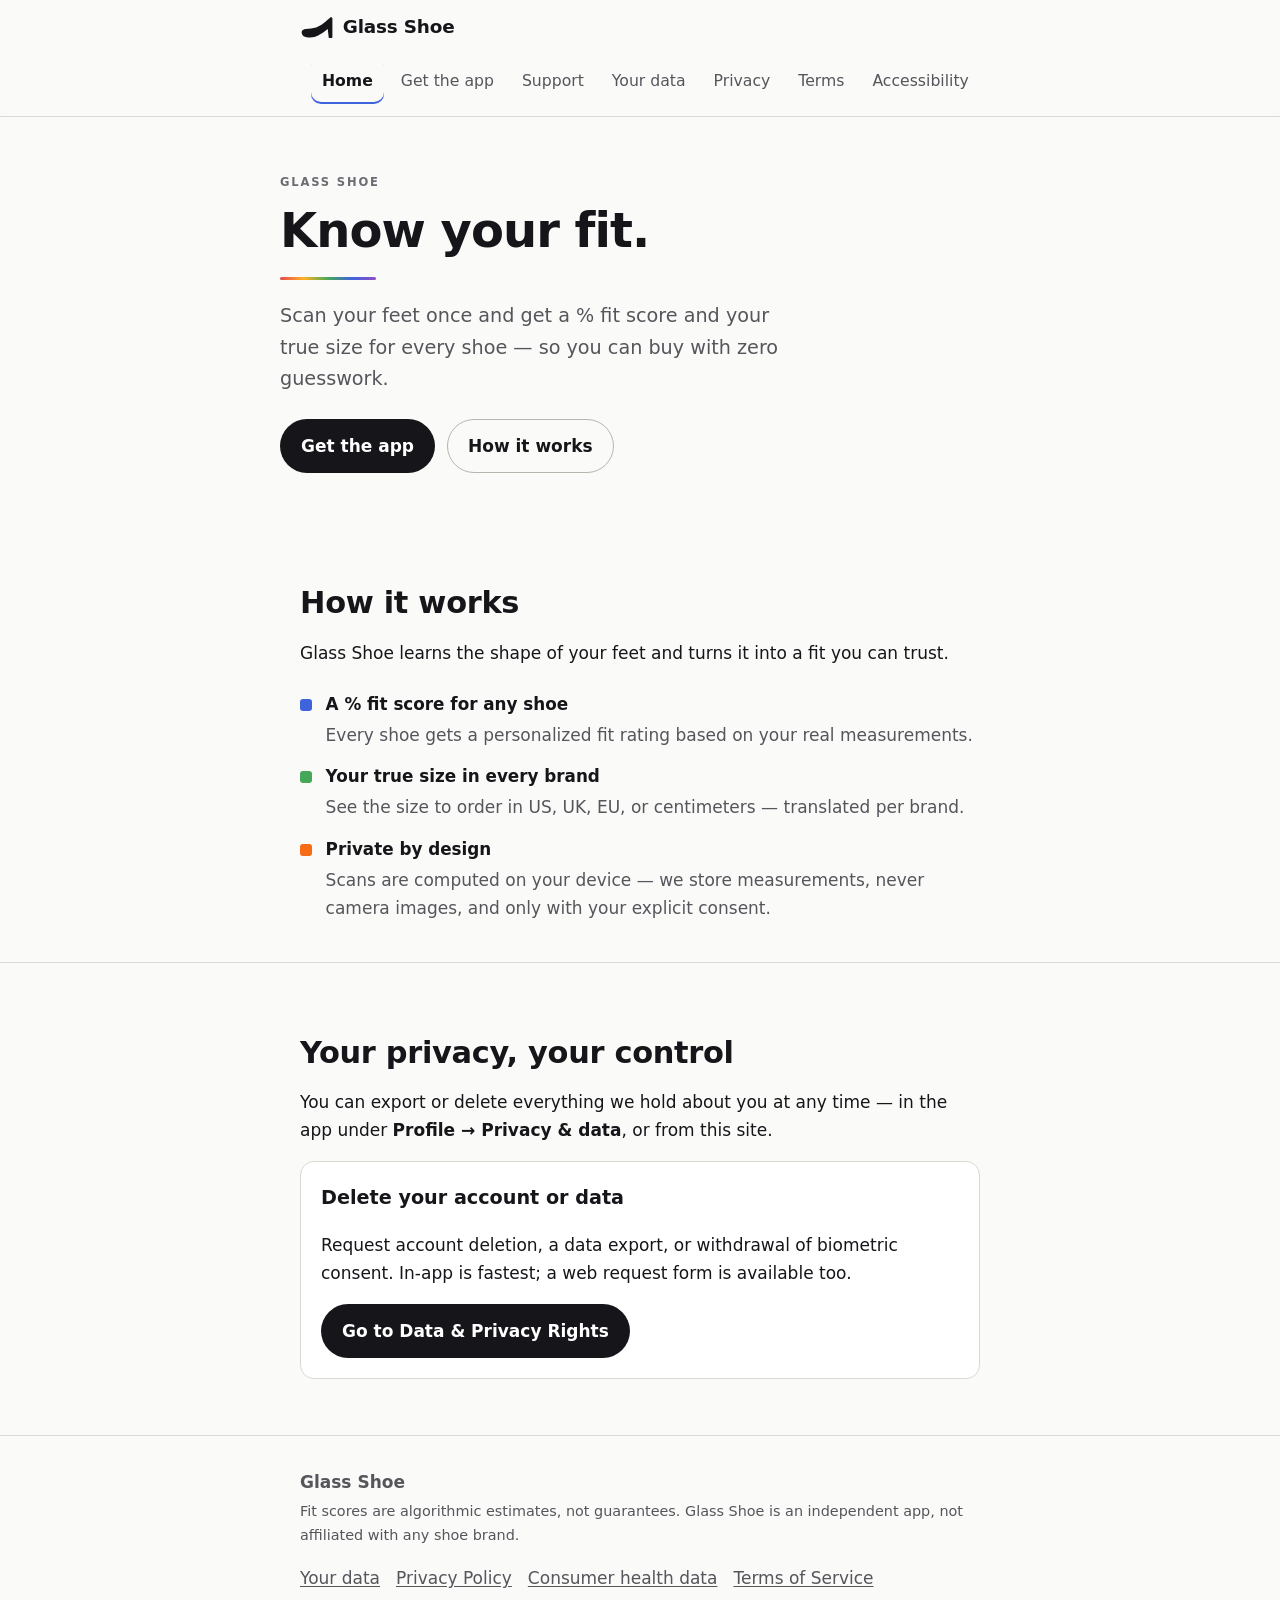
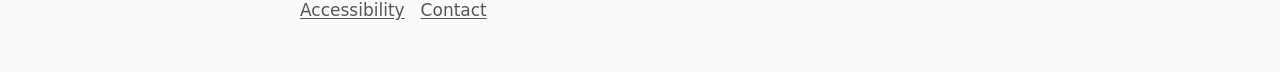
<file: index.html>
<!DOCTYPE html>
<html lang="en">
<head>
  <meta charset="utf-8">
  <meta name="viewport" content="width=device-width, initial-scale=1">
  <title>Glass Shoe — Know your fit for every shoe</title>
  <meta name="description" content="Glass Shoe scans your feet and gives you a % fit score and true size for every shoe. Private by design — your measurements stay yours.">
  <link rel="stylesheet" href="styles.css">
</head>
<body>
  <a class="skip-link" href="#main">Skip to main content</a>

  <header class="site">
    <div class="nav-inner">
      <a class="brand" href="index.html" aria-label="Glass Shoe home">
        <svg class="mark" width="34" height="23" viewBox="2 17 89 62" role="img" aria-hidden="true" focusable="false">
          <path fill="currentColor" d="M5 60 C6 55.5 10 52.5 16 52 C26 51.2 35 50 44 48 C56 45.3 72 30 84 20 C86 20.5 88 22 88 24 L88 74 C88 75.3 87 76 86 76 L79 76 C78.3 76 78 75.3 78 74 L75.5 52 C70 57 52 70 40 73.5 C28 75.8 18 74.5 12 72 C7 70 5 64 5 60 Z"/>
        </svg>
        Glass Shoe
      </a>
      <nav class="primary" aria-label="Primary">
        <ul>
          <li><a href="index.html" aria-current="page">Home</a></li>
          <li><a href="get.html">Get the app</a></li>
          <li><a href="support.html">Support</a></li>
          <li><a href="data-rights.html">Your data</a></li>
          <li><a href="privacy.html">Privacy</a></li>
          <li><a href="terms.html">Terms</a></li>
          <li><a href="accessibility.html">Accessibility</a></li>
        </ul>
      </nav>
    </div>
  </header>

  <main id="main">
    <section class="hero container" aria-labelledby="hero-title">
      <p class="eyebrow">Glass Shoe</p>
      <h1 id="hero-title">Know your fit.</h1>
      <hr class="rule" aria-hidden="true">
      <p class="lead">Scan your feet once and get a % fit score and your true size for every shoe — so you can buy with zero guesswork.</p>
      <div class="btn-row">
        <a class="btn btn-primary" href="get.html">Get the app</a>
        <a class="btn btn-ghost" href="#how">How it works</a>
      </div>
    </section>

    <section class="section" id="how" aria-labelledby="how-title">
      <div class="container">
        <h2 id="how-title">How it works</h2>
        <p class="muted">Glass Shoe learns the shape of your feet and turns it into a fit you can trust.</p>
        <ul class="features">
          <li>
            <span class="dot" style="background: var(--spectrum-5)" aria-hidden="true"></span>
            <div>
              <h3>A % fit score for any shoe</h3>
              <p>Every shoe gets a personalized fit rating based on your real measurements.</p>
            </div>
          </li>
          <li>
            <span class="dot" style="background: var(--spectrum-4)" aria-hidden="true"></span>
            <div>
              <h3>Your true size in every brand</h3>
              <p>See the size to order in US, UK, EU, or centimeters — translated per brand.</p>
            </div>
          </li>
          <li>
            <span class="dot" style="background: var(--spectrum-2)" aria-hidden="true"></span>
            <div>
              <h3>Private by design</h3>
              <p>Scans are computed on your device — we store measurements, never camera images, and only with your explicit consent.</p>
            </div>
          </li>
        </ul>
      </div>
    </section>

    <section class="section" aria-labelledby="privacy-title">
      <div class="container">
        <h2 id="privacy-title">Your privacy, your control</h2>
        <p class="muted">You can export or delete everything we hold about you at any time — in the app under <strong>Profile → Privacy &amp; data</strong>, or from this site.</p>
        <div class="card">
          <h3 style="margin-top:0">Delete your account or data</h3>
          <p class="muted">Request account deletion, a data export, or withdrawal of biometric consent. In-app is fastest; a web request form is available too.</p>
          <div class="btn-row" style="margin-top:1rem">
            <a class="btn btn-primary" href="data-rights.html">Go to Data &amp; Privacy Rights</a>
          </div>
        </div>
      </div>
    </section>
  </main>

  <footer class="site">
    <div class="container foot-inner">
      <div>
        <p style="margin:0 0 0.25rem"><strong>Glass Shoe</strong></p>
        <p class="fineprint" style="margin:0">Fit scores are algorithmic estimates, not guarantees. Glass Shoe is an independent app, not affiliated with any shoe brand.</p>
      </div>
      <nav aria-label="Footer">
        <ul>
          <li><a href="data-rights.html">Your data</a></li>
          <li><a href="privacy.html">Privacy Policy</a></li>
          <li><a href="consumer-health-data.html">Consumer health data</a></li>
          <li><a href="terms.html">Terms of Service</a></li>
          <li><a href="accessibility.html">Accessibility</a></li>
          <li><a href="mailto:turtle91021.gnps@gmail.com">Contact</a></li>
        </ul>
      </nav>
    </div>
  </footer>
</body>
</html>
</file>
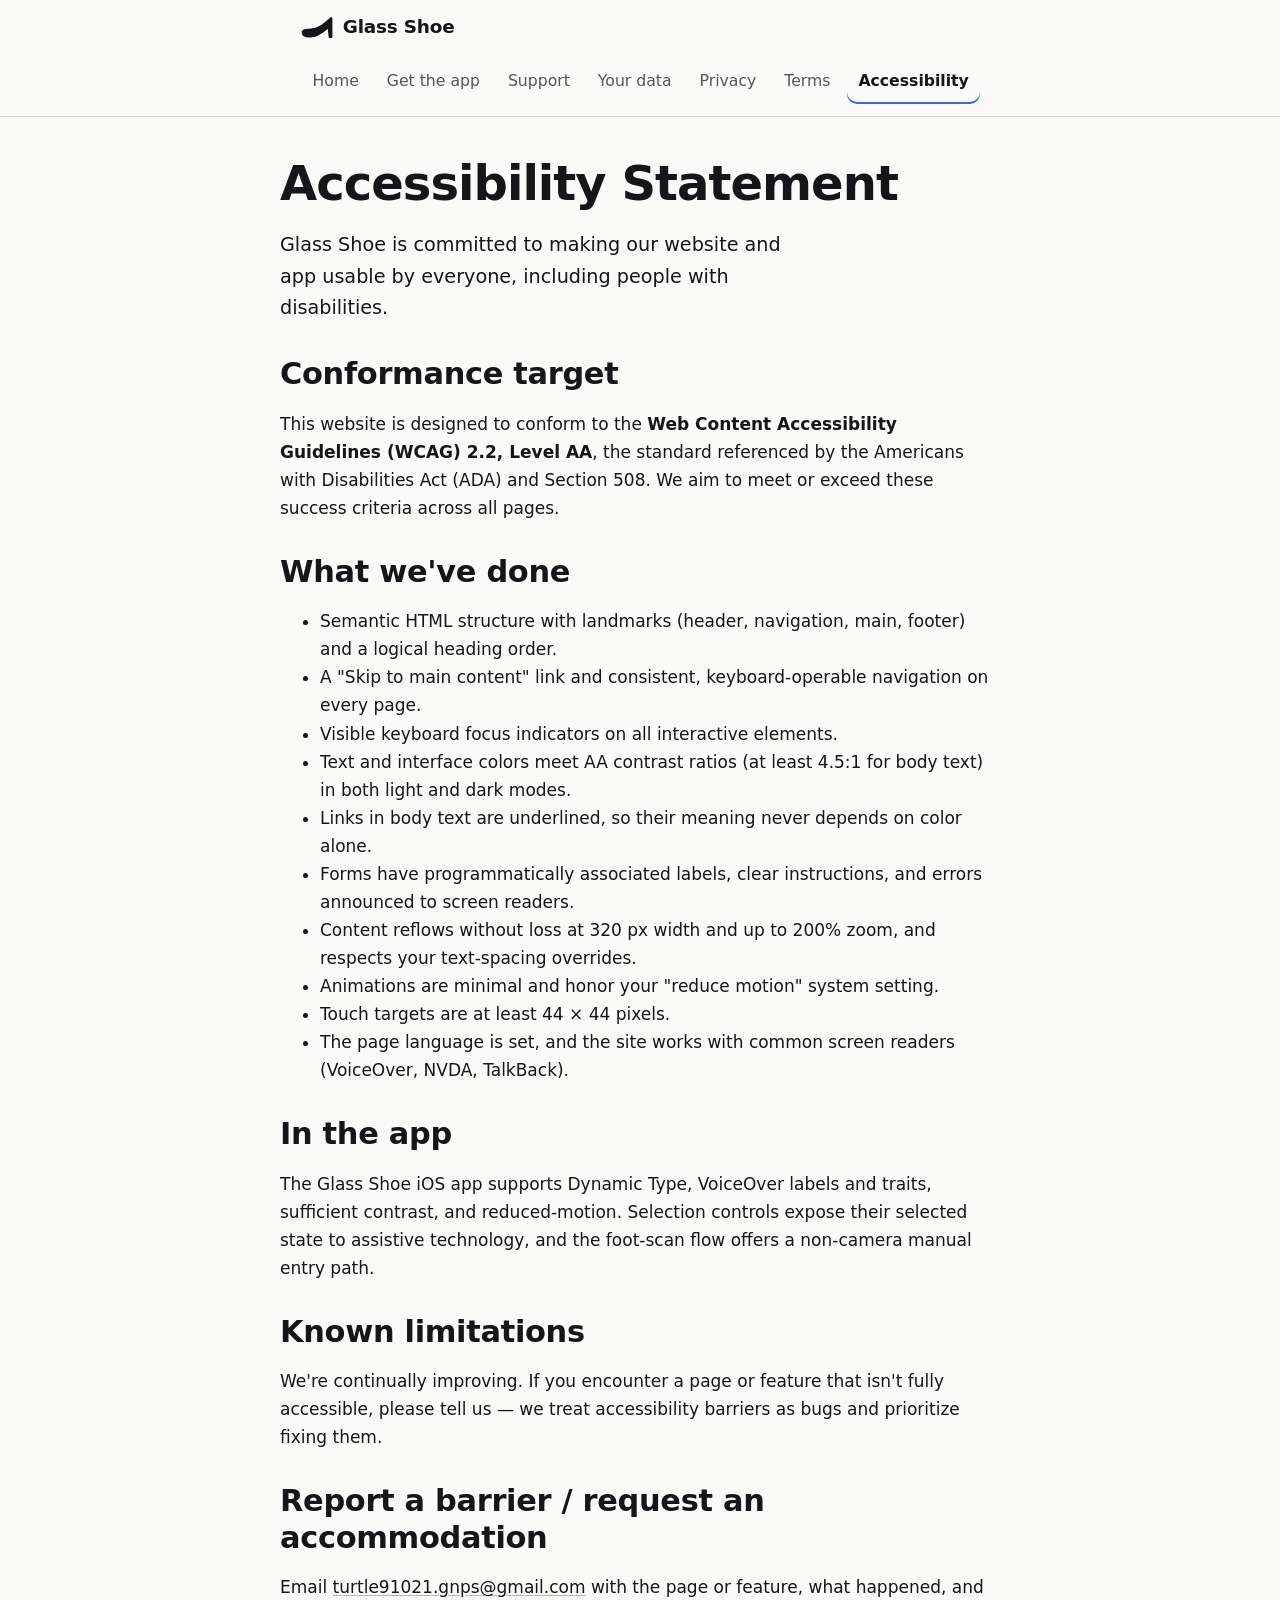
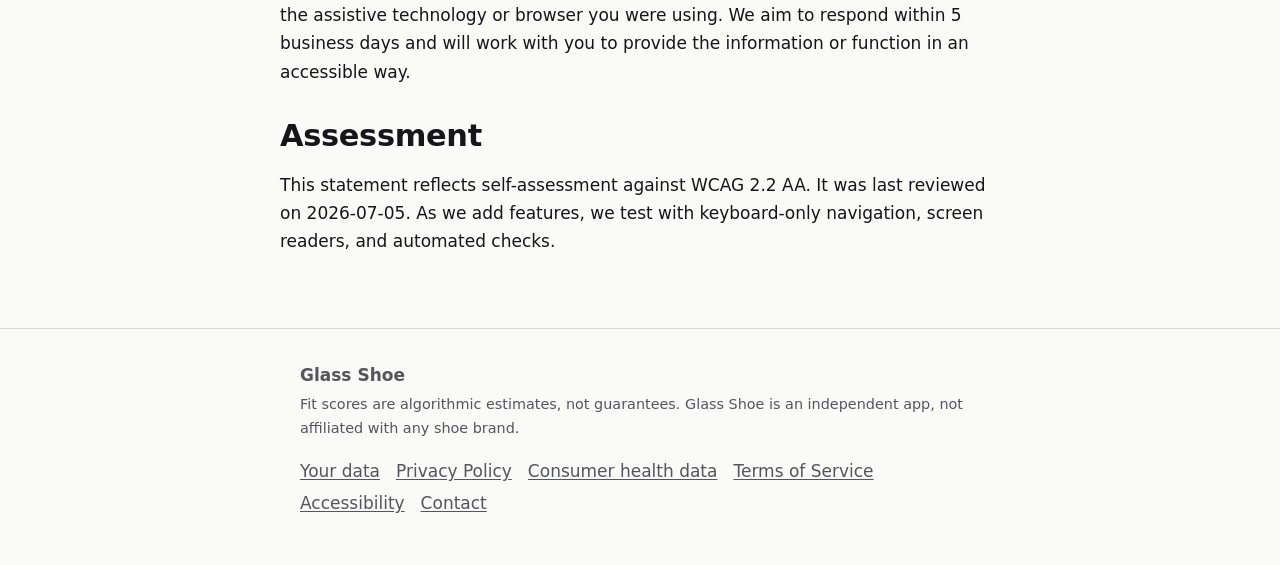
<file: accessibility.html>
<!DOCTYPE html>
<html lang="en">
<head>
  <meta charset="utf-8">
  <meta name="viewport" content="width=device-width, initial-scale=1">
  <title>Accessibility Statement — Glass Shoe</title>
  <meta name="description" content="Glass Shoe's commitment to accessibility. This site targets WCAG 2.2 Level AA; here's how to report a barrier.">
  <link rel="stylesheet" href="styles.css">
</head>
<body>
  <a class="skip-link" href="#main">Skip to main content</a>

  <header class="site">
    <div class="nav-inner">
      <a class="brand" href="index.html" aria-label="Glass Shoe home">
        <svg class="mark" width="34" height="23" viewBox="2 17 89 62" role="img" aria-hidden="true" focusable="false">
          <path fill="currentColor" d="M5 60 C6 55.5 10 52.5 16 52 C26 51.2 35 50 44 48 C56 45.3 72 30 84 20 C86 20.5 88 22 88 24 L88 74 C88 75.3 87 76 86 76 L79 76 C78.3 76 78 75.3 78 74 L75.5 52 C70 57 52 70 40 73.5 C28 75.8 18 74.5 12 72 C7 70 5 64 5 60 Z"/>
        </svg>
        Glass Shoe
      </a>
      <nav class="primary" aria-label="Primary">
        <ul>
          <li><a href="index.html">Home</a></li>
          <li><a href="get.html">Get the app</a></li>
          <li><a href="support.html">Support</a></li>
          <li><a href="data-rights.html">Your data</a></li>
          <li><a href="privacy.html">Privacy</a></li>
          <li><a href="terms.html">Terms</a></li>
          <li><a href="accessibility.html" aria-current="page">Accessibility</a></li>
        </ul>
      </nav>
    </div>
  </header>

  <main id="main">
    <section class="section container">
      <div class="prose">
        <h1>Accessibility Statement</h1>
        <p class="lead">Glass Shoe is committed to making our website and app usable by everyone, including people
        with disabilities.</p>

        <h2>Conformance target</h2>
        <p>This website is designed to conform to the <strong>Web Content Accessibility Guidelines (WCAG) 2.2,
        Level AA</strong>, the standard referenced by the Americans with Disabilities Act (ADA) and Section 508.
        We aim to meet or exceed these success criteria across all pages.</p>

        <h2>What we've done</h2>
        <ul>
          <li>Semantic HTML structure with landmarks (header, navigation, main, footer) and a logical heading order.</li>
          <li>A "Skip to main content" link and consistent, keyboard-operable navigation on every page.</li>
          <li>Visible keyboard focus indicators on all interactive elements.</li>
          <li>Text and interface colors meet AA contrast ratios (at least 4.5:1 for body text) in both light and dark modes.</li>
          <li>Links in body text are underlined, so their meaning never depends on color alone.</li>
          <li>Forms have programmatically associated labels, clear instructions, and errors announced to screen readers.</li>
          <li>Content reflows without loss at 320&nbsp;px width and up to 200% zoom, and respects your text-spacing overrides.</li>
          <li>Animations are minimal and honor your "reduce motion" system setting.</li>
          <li>Touch targets are at least 44&nbsp;×&nbsp;44&nbsp;pixels.</li>
          <li>The page language is set, and the site works with common screen readers (VoiceOver, NVDA, TalkBack).</li>
        </ul>

        <h2>In the app</h2>
        <p>The Glass Shoe iOS app supports Dynamic Type, VoiceOver labels and traits, sufficient contrast, and
        reduced-motion. Selection controls expose their selected state to assistive technology, and the foot-scan
        flow offers a non-camera manual entry path.</p>

        <h2>Known limitations</h2>
        <p>We're continually improving. If you encounter a page or feature that isn't fully accessible, please tell
        us — we treat accessibility barriers as bugs and prioritize fixing them.</p>

        <h2>Report a barrier / request an accommodation</h2>
        <p>Email <a href="mailto:turtle91021.gnps@gmail.com?subject=Accessibility%20feedback">turtle91021.gnps@gmail.com</a>
        with the page or feature, what happened, and the assistive technology or browser you were using. We aim to
        respond within 5 business days and will work with you to provide the information or function in an accessible
        way.</p>

        <h2>Assessment</h2>
        <p>This statement reflects self-assessment against WCAG 2.2 AA. It was last reviewed on 2026-07-05. As we add
        features, we test with keyboard-only navigation, screen readers, and automated checks.</p>
      </div>
    </section>
  </main>

  <footer class="site">
    <div class="container foot-inner">
      <div>
        <p style="margin:0 0 0.25rem"><strong>Glass Shoe</strong></p>
        <p class="fineprint" style="margin:0">Fit scores are algorithmic estimates, not guarantees. Glass Shoe is an independent app, not affiliated with any shoe brand.</p>
      </div>
      <nav aria-label="Footer">
        <ul>
          <li><a href="data-rights.html">Your data</a></li>
          <li><a href="privacy.html">Privacy Policy</a></li>
          <li><a href="consumer-health-data.html">Consumer health data</a></li>
          <li><a href="terms.html">Terms of Service</a></li>
          <li><a href="accessibility.html">Accessibility</a></li>
          <li><a href="mailto:turtle91021.gnps@gmail.com">Contact</a></li>
        </ul>
      </nav>
    </div>
  </footer>
</body>
</html>
</file>
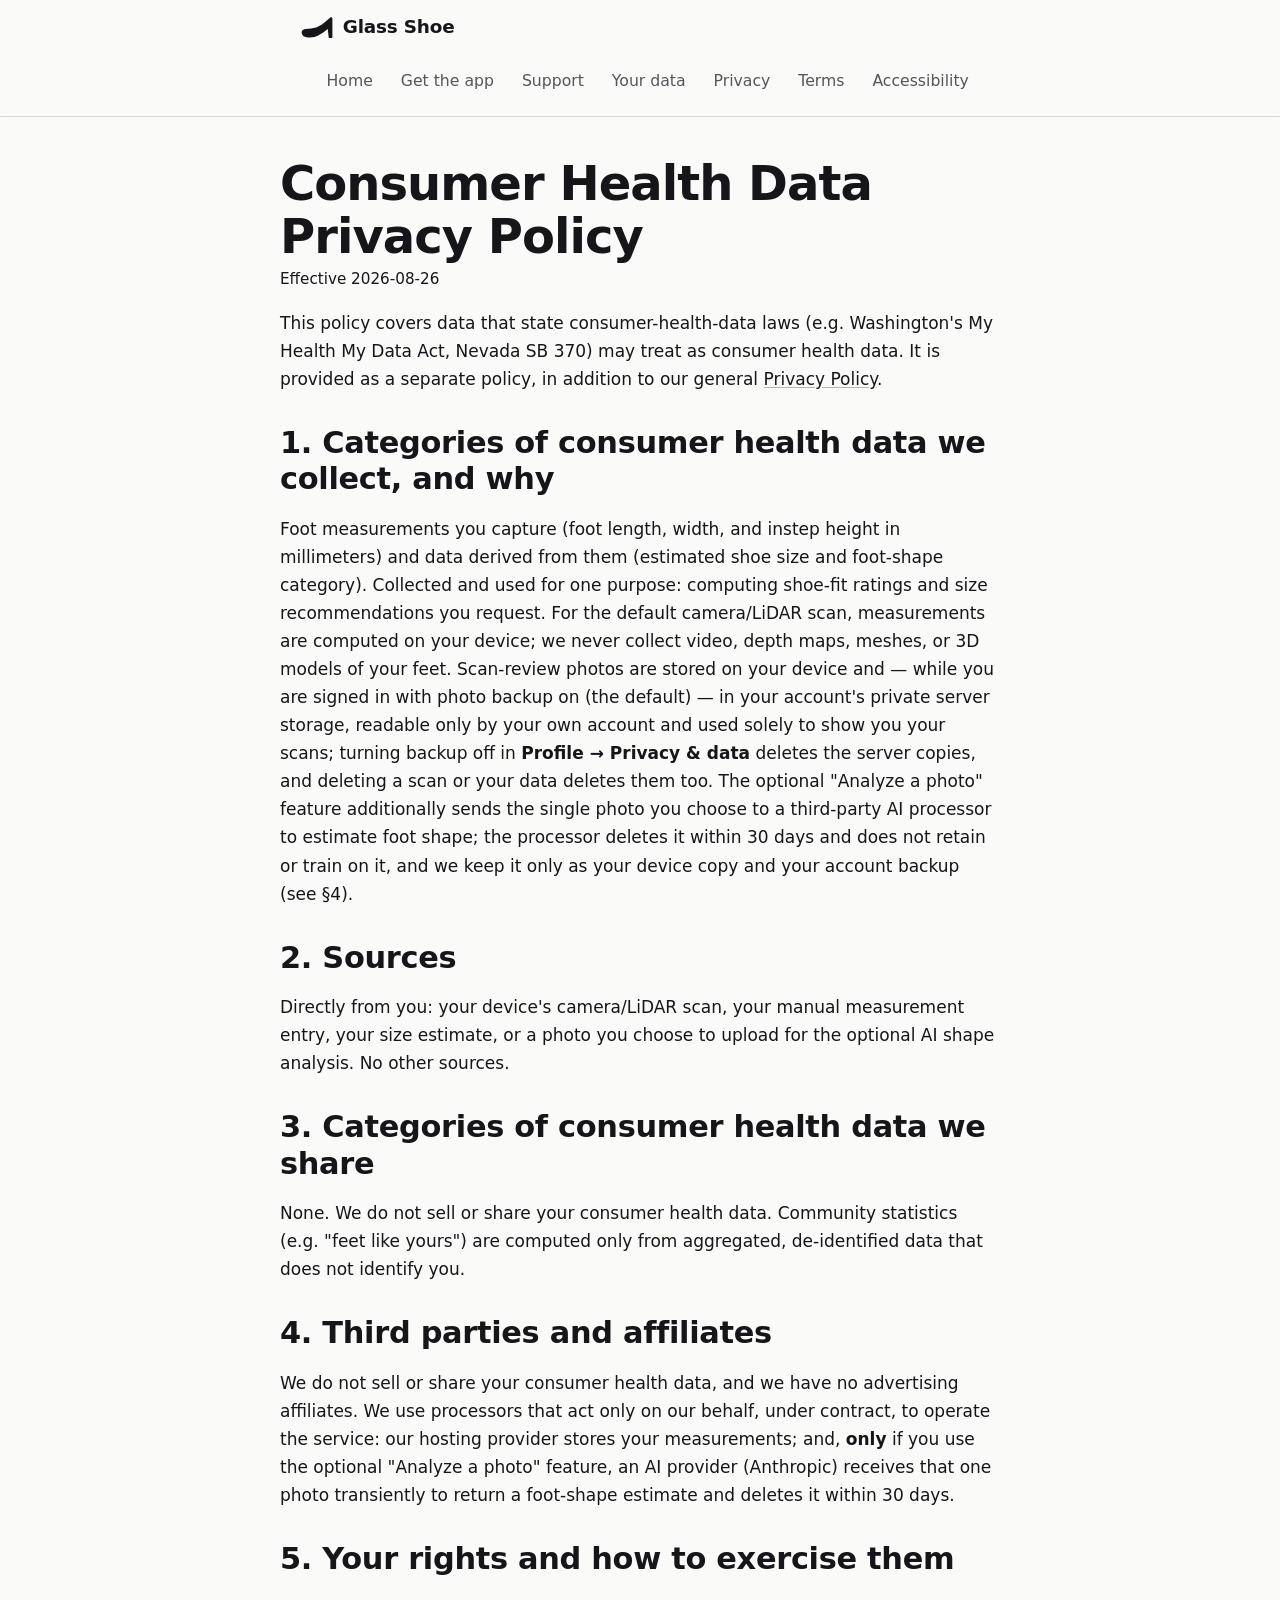
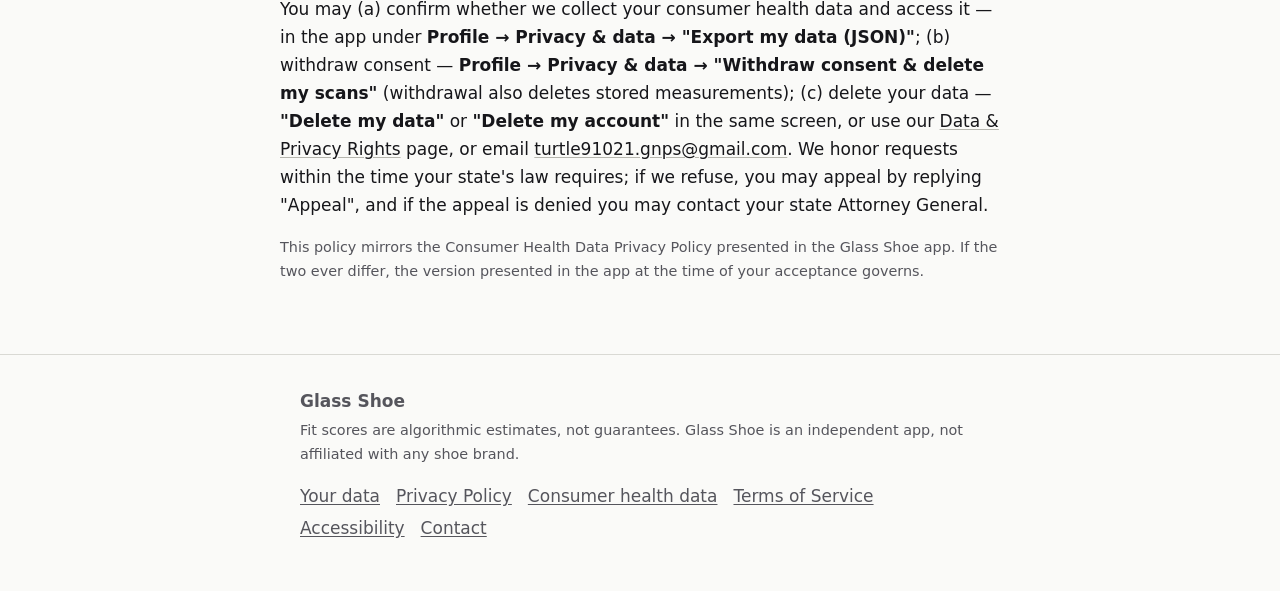
<file: consumer-health-data.html>
<!DOCTYPE html>
<html lang="en">
<head>
  <meta charset="utf-8">
  <meta name="viewport" content="width=device-width, initial-scale=1">
  <title>Consumer Health Data Privacy Policy — Glass Shoe</title>
  <meta name="description" content="Glass Shoe's separate consumer health data policy, covering foot measurements under laws like Washington's My Health My Data Act and Nevada SB 370.">
  <link rel="stylesheet" href="styles.css">
</head>
<body>
  <a class="skip-link" href="#main">Skip to main content</a>

  <header class="site">
    <div class="nav-inner">
      <a class="brand" href="index.html" aria-label="Glass Shoe home">
        <svg class="mark" width="34" height="23" viewBox="2 17 89 62" role="img" aria-hidden="true" focusable="false">
          <path fill="currentColor" d="M5 60 C6 55.5 10 52.5 16 52 C26 51.2 35 50 44 48 C56 45.3 72 30 84 20 C86 20.5 88 22 88 24 L88 74 C88 75.3 87 76 86 76 L79 76 C78.3 76 78 75.3 78 74 L75.5 52 C70 57 52 70 40 73.5 C28 75.8 18 74.5 12 72 C7 70 5 64 5 60 Z"/>
        </svg>
        Glass Shoe
      </a>
      <nav class="primary" aria-label="Primary">
        <ul>
          <li><a href="index.html">Home</a></li>
          <li><a href="get.html">Get the app</a></li>
          <li><a href="support.html">Support</a></li>
          <li><a href="data-rights.html">Your data</a></li>
          <li><a href="privacy.html">Privacy</a></li>
          <li><a href="terms.html">Terms</a></li>
          <li><a href="accessibility.html">Accessibility</a></li>
        </ul>
      </nav>
    </div>
  </header>

  <main id="main">
    <section class="section container">
      <div class="prose">
        <h1>Consumer Health Data Privacy Policy</h1>
        <p class="effective">Effective 2026-08-26</p>

        <p>This policy covers data that state consumer-health-data laws (e.g. Washington's My Health My Data
        Act, Nevada SB 370) may treat as consumer health data. It is provided as a separate policy, in addition
        to our general <a href="privacy.html">Privacy Policy</a>.</p>

        <h2>1. Categories of consumer health data we collect, and why</h2>
        <p>Foot measurements you capture (foot length, width, and instep height in millimeters) and data derived
        from them (estimated shoe size and foot-shape category). Collected and used for one purpose: computing
        shoe-fit ratings and size recommendations you request. For the default camera/LiDAR scan, measurements
        are computed on your device; we never collect video, depth maps, meshes, or 3D models of your feet.
        Scan-review photos are stored on your device and &mdash; while you are signed in with photo backup on
        (the default) &mdash; in your account's private server storage, readable only by your own account and
        used solely to show you your scans; turning backup off in <strong>Profile &rarr; Privacy &amp; data</strong>
        deletes the server copies, and deleting a scan or your data deletes them too. The optional "Analyze a
        photo" feature additionally sends the single photo you choose to a third-party AI processor to estimate
        foot shape; the processor deletes it within 30 days and does not retain or train on it, and we keep it
        only as your device copy and your account backup (see §4).</p>

        <h2>2. Sources</h2>
        <p>Directly from you: your device's camera/LiDAR scan, your manual measurement entry, your size
        estimate, or a photo you choose to upload for the optional AI shape analysis. No other sources.</p>

        <h2>3. Categories of consumer health data we share</h2>
        <p>None. We do not sell or share your consumer health data. Community statistics (e.g. "feet like yours")
        are computed only from aggregated, de-identified data that does not identify you.</p>

        <h2>4. Third parties and affiliates</h2>
        <p>We do not sell or share your consumer health data, and we have no advertising affiliates. We use
        processors that act only on our behalf, under contract, to operate the service: our hosting provider
        stores your measurements; and, <strong>only</strong> if you use the optional "Analyze a photo"
        feature, an AI provider (Anthropic) receives that one photo transiently to return a foot-shape
        estimate and deletes it within 30 days.</p>

        <h2>5. Your rights and how to exercise them</h2>
        <p>You may (a) confirm whether we collect your consumer health data and access it — in the app under
        <strong>Profile → Privacy &amp; data → "Export my data (JSON)"</strong>; (b) withdraw consent —
        <strong>Profile → Privacy &amp; data → "Withdraw consent &amp; delete my scans"</strong> (withdrawal also
        deletes stored measurements); (c) delete your data — <strong>"Delete my data"</strong> or
        <strong>"Delete my account"</strong> in the same screen, or use our
        <a href="data-rights.html">Data &amp; Privacy Rights</a> page, or email
        <a href="mailto:turtle91021.gnps@gmail.com">turtle91021.gnps@gmail.com</a>. We honor requests within the
        time your state's law requires; if we refuse, you may appeal by replying "Appeal", and if the appeal is
        denied you may contact your state Attorney General.</p>

        <p class="muted fineprint">This policy mirrors the Consumer Health Data Privacy Policy presented in the
        Glass Shoe app. If the two ever differ, the version presented in the app at the time of your acceptance governs.</p>
      </div>
    </section>
  </main>

  <footer class="site">
    <div class="container foot-inner">
      <div>
        <p style="margin:0 0 0.25rem"><strong>Glass Shoe</strong></p>
        <p class="fineprint" style="margin:0">Fit scores are algorithmic estimates, not guarantees. Glass Shoe is an independent app, not affiliated with any shoe brand.</p>
      </div>
      <nav aria-label="Footer">
        <ul>
          <li><a href="data-rights.html">Your data</a></li>
          <li><a href="privacy.html">Privacy Policy</a></li>
          <li><a href="consumer-health-data.html">Consumer health data</a></li>
          <li><a href="terms.html">Terms of Service</a></li>
          <li><a href="accessibility.html">Accessibility</a></li>
          <li><a href="mailto:turtle91021.gnps@gmail.com">Contact</a></li>
        </ul>
      </nav>
    </div>
  </footer>
</body>
</html>
</file>
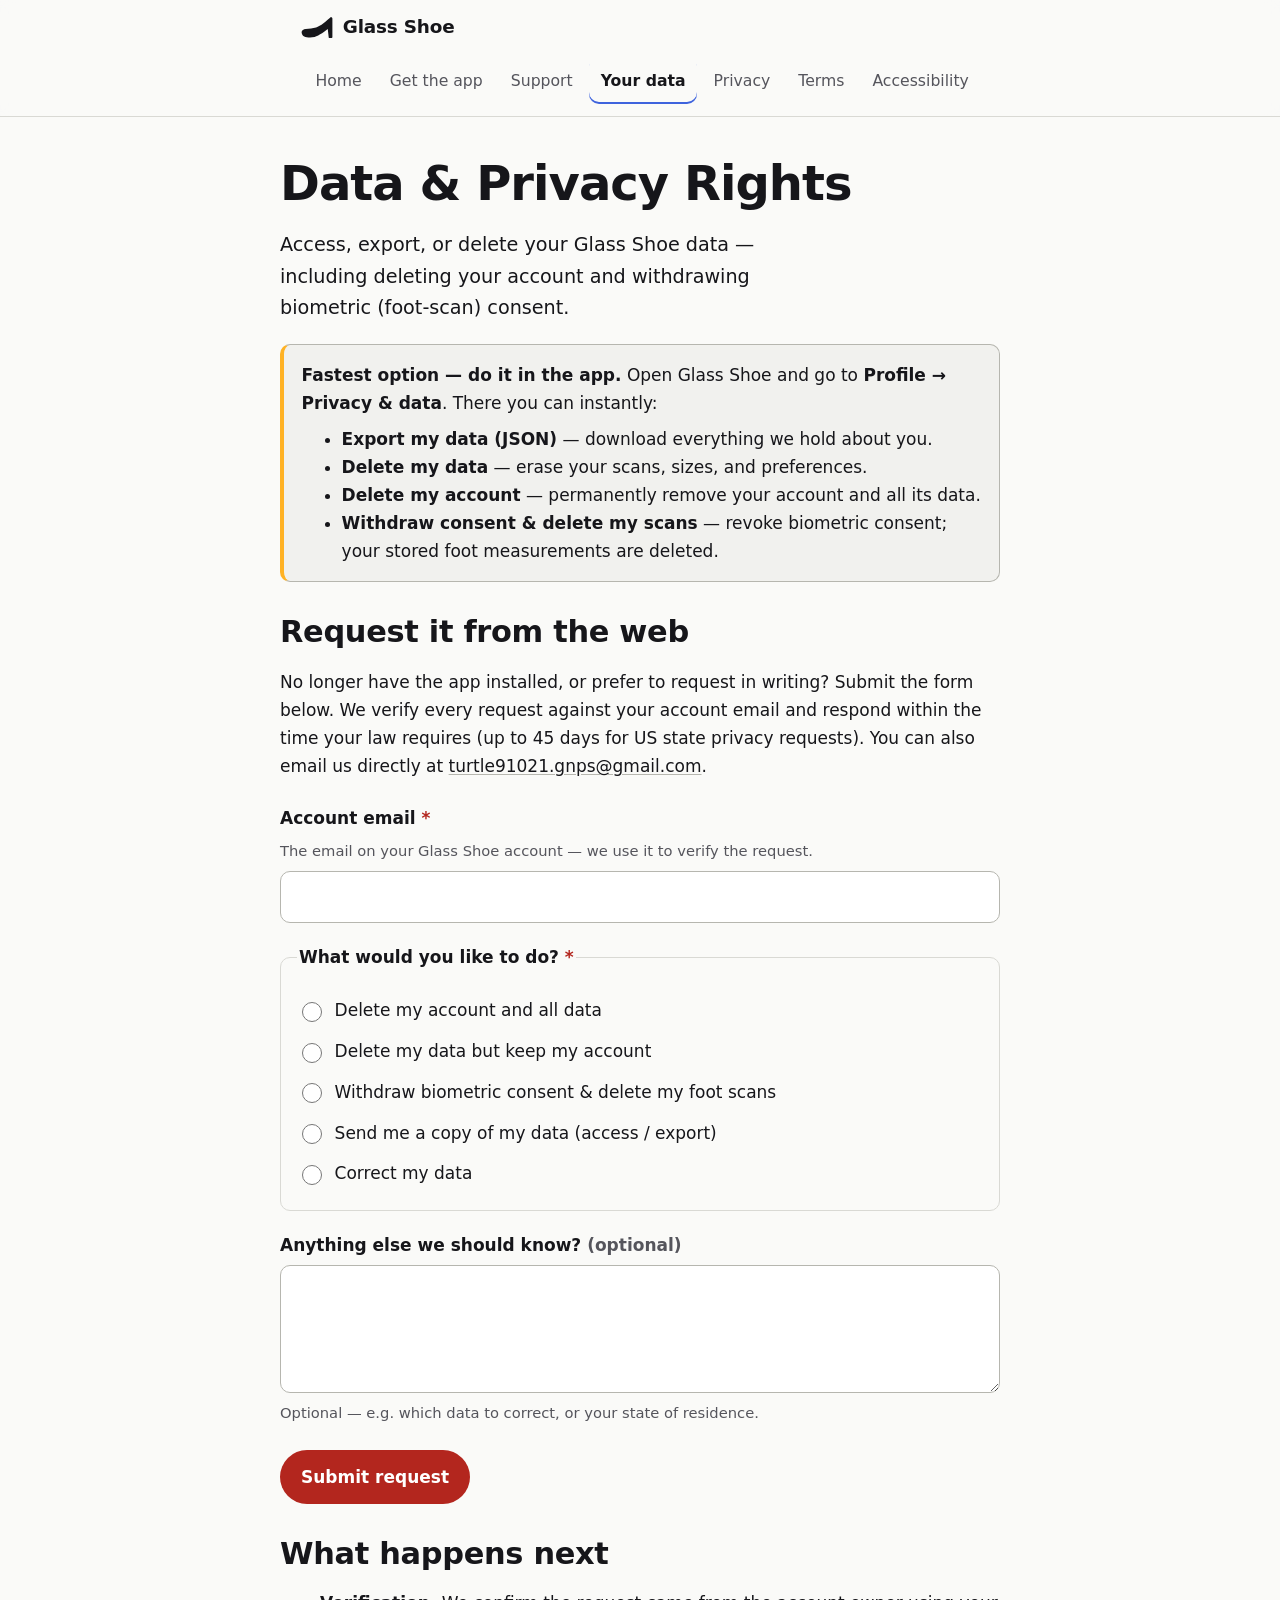
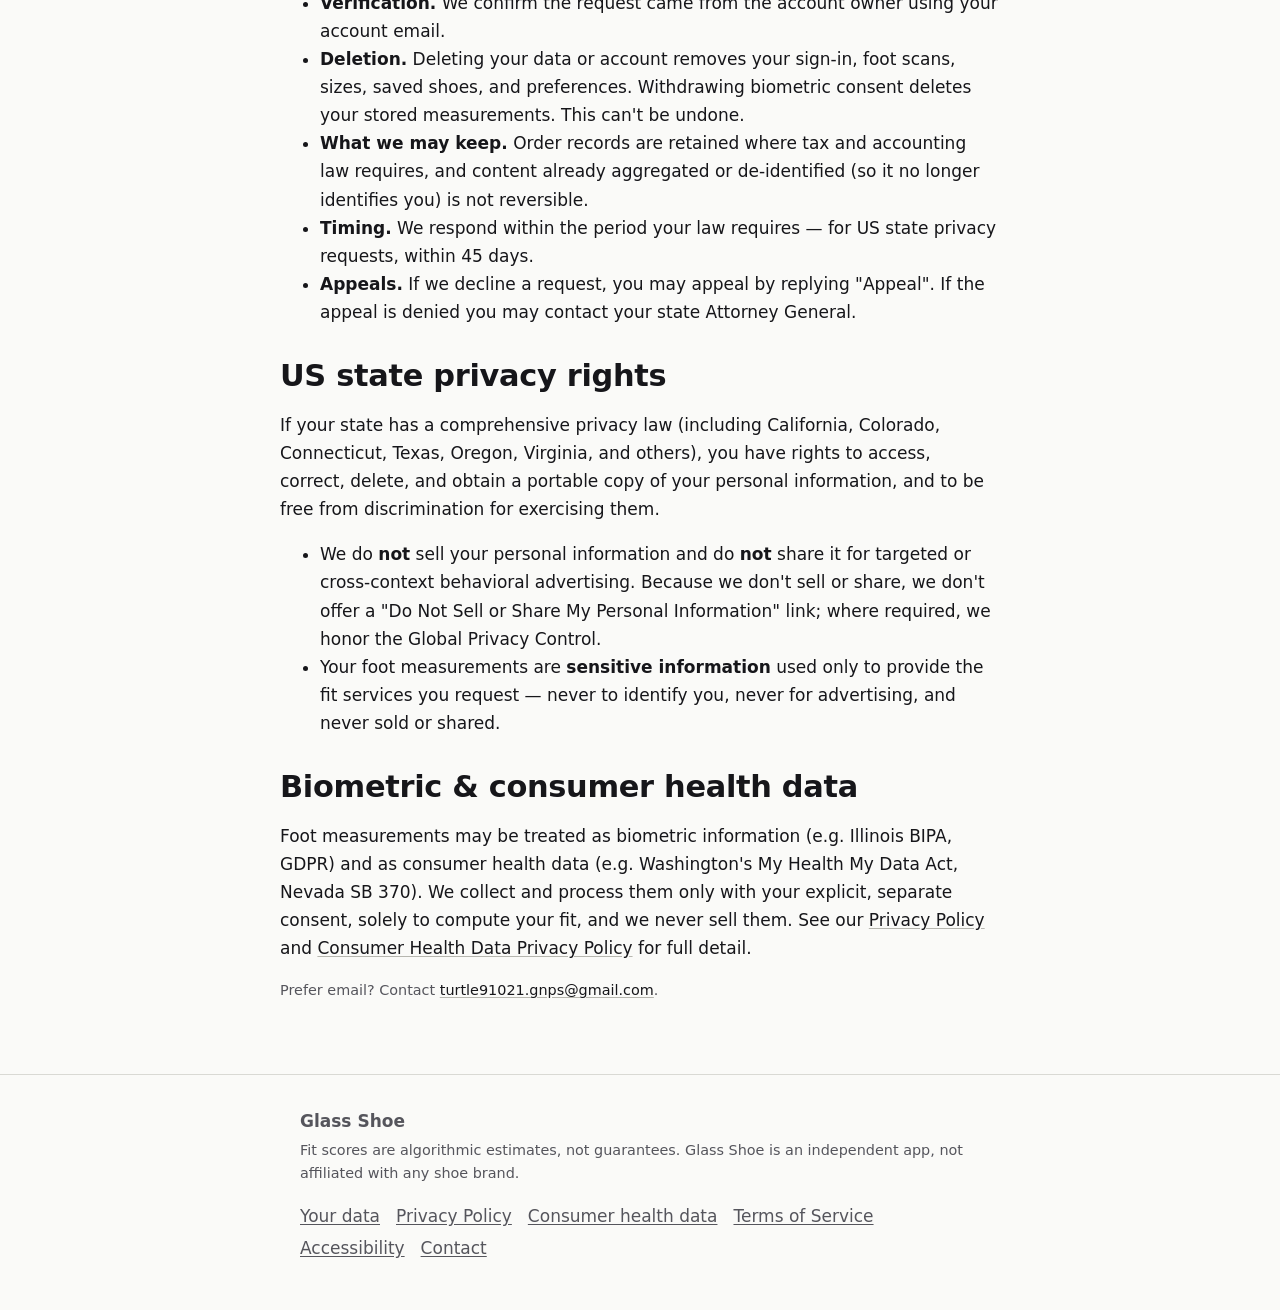
<file: data-rights.html>
<!DOCTYPE html>
<html lang="en">
<head>
  <meta charset="utf-8">
  <meta name="viewport" content="width=device-width, initial-scale=1">
  <title>Data &amp; Privacy Rights — Glass Shoe</title>
  <meta name="description" content="Export or delete your Glass Shoe data, delete your account, or withdraw biometric consent. In-app tools plus a web request form.">
  <link rel="stylesheet" href="styles.css">
</head>
<body>
  <a class="skip-link" href="#main">Skip to main content</a>

  <header class="site">
    <div class="nav-inner">
      <a class="brand" href="index.html" aria-label="Glass Shoe home">
        <svg class="mark" width="34" height="23" viewBox="2 17 89 62" role="img" aria-hidden="true" focusable="false">
          <path fill="currentColor" d="M5 60 C6 55.5 10 52.5 16 52 C26 51.2 35 50 44 48 C56 45.3 72 30 84 20 C86 20.5 88 22 88 24 L88 74 C88 75.3 87 76 86 76 L79 76 C78.3 76 78 75.3 78 74 L75.5 52 C70 57 52 70 40 73.5 C28 75.8 18 74.5 12 72 C7 70 5 64 5 60 Z"/>
        </svg>
        Glass Shoe
      </a>
      <nav class="primary" aria-label="Primary">
        <ul>
          <li><a href="index.html">Home</a></li>
          <li><a href="get.html">Get the app</a></li>
          <li><a href="support.html">Support</a></li>
          <li><a href="data-rights.html" aria-current="page">Your data</a></li>
          <li><a href="privacy.html">Privacy</a></li>
          <li><a href="terms.html">Terms</a></li>
          <li><a href="accessibility.html">Accessibility</a></li>
        </ul>
      </nav>
    </div>
  </header>

  <main id="main">
    <section class="section container">
      <div class="prose">
        <h1>Data &amp; Privacy Rights</h1>
        <p class="lead">Access, export, or delete your Glass Shoe data — including deleting your account and withdrawing biometric (foot-scan) consent.</p>

        <div class="callout">
          <p style="margin:0"><strong>Fastest option — do it in the app.</strong> Open Glass Shoe and go to
          <strong>Profile → Privacy &amp; data</strong>. There you can instantly:</p>
          <ul style="margin:0.5rem 0 0">
            <li><strong>Export my data (JSON)</strong> — download everything we hold about you.</li>
            <li><strong>Delete my data</strong> — erase your scans, sizes, and preferences.</li>
            <li><strong>Delete my account</strong> — permanently remove your account and all its data.</li>
            <li><strong>Withdraw consent &amp; delete my scans</strong> — revoke biometric consent; your stored foot measurements are deleted.</li>
          </ul>
        </div>

        <h2>Request it from the web</h2>
        <p>No longer have the app installed, or prefer to request in writing? Submit the form below.
        We verify every request against your account email and respond within the time your law
        requires (up to 45 days for US state privacy requests). You can also email us directly at
        <a href="mailto:turtle91021.gnps@gmail.com?subject=Data%20request">turtle91021.gnps@gmail.com</a>.</p>

        <form class="request" id="request-form" novalidate
              action="mailto:turtle91021.gnps@gmail.com" method="post" enctype="text/plain">
          <div class="field">
            <label for="email">Account email <span class="req" aria-hidden="true">*</span><span class="visually-hidden">(required)</span></label>
            <p class="hint" id="email-hint">The email on your Glass Shoe account — we use it to verify the request.</p>
            <input type="email" id="email" name="email" required autocomplete="email"
                   aria-describedby="email-hint email-error" aria-required="true">
            <p class="status" id="email-error" role="alert"></p>
          </div>

          <fieldset class="field">
            <legend>What would you like to do? <span class="req" aria-hidden="true">*</span><span class="visually-hidden">(required)</span></legend>
            <div class="radio">
              <input type="radio" id="r-delete-account" name="requestType" value="Delete my account and all data" required>
              <label for="r-delete-account">Delete my account and all data</label>
            </div>
            <div class="radio">
              <input type="radio" id="r-delete-data" name="requestType" value="Delete my data (keep account)">
              <label for="r-delete-data">Delete my data but keep my account</label>
            </div>
            <div class="radio">
              <input type="radio" id="r-withdraw" name="requestType" value="Withdraw biometric consent and delete my scans">
              <label for="r-withdraw">Withdraw biometric consent &amp; delete my foot scans</label>
            </div>
            <div class="radio">
              <input type="radio" id="r-export" name="requestType" value="Export a copy of my data">
              <label for="r-export">Send me a copy of my data (access / export)</label>
            </div>
            <div class="radio">
              <input type="radio" id="r-correct" name="requestType" value="Correct my data">
              <label for="r-correct">Correct my data</label>
            </div>
            <p class="status" id="type-error" role="alert"></p>
          </fieldset>

          <div class="field">
            <label for="details">Anything else we should know? <span class="muted">(optional)</span></label>
            <textarea id="details" name="details" aria-describedby="details-hint"></textarea>
            <p class="hint" id="details-hint">Optional — e.g. which data to correct, or your state of residence.</p>
          </div>

          <div class="btn-row">
            <button type="submit" class="btn btn-danger">Submit request</button>
          </div>

          <p class="status" id="form-status" role="status" aria-live="polite"></p>
        </form>

        <h2>What happens next</h2>
        <ul>
          <li><strong>Verification.</strong> We confirm the request came from the account owner using your account email.</li>
          <li><strong>Deletion.</strong> Deleting your data or account removes your sign-in, foot scans, sizes, saved shoes, and preferences. Withdrawing biometric consent deletes your stored measurements. This can't be undone.</li>
          <li><strong>What we may keep.</strong> Order records are retained where tax and accounting law requires, and content already aggregated or de-identified (so it no longer identifies you) is not reversible.</li>
          <li><strong>Timing.</strong> We respond within the period your law requires — for US state privacy requests, within 45 days.</li>
          <li><strong>Appeals.</strong> If we decline a request, you may appeal by replying "Appeal". If the appeal is denied you may contact your state Attorney General.</li>
        </ul>

        <h2>US state privacy rights</h2>
        <p>If your state has a comprehensive privacy law (including California, Colorado, Connecticut,
        Texas, Oregon, Virginia, and others), you have rights to access, correct, delete, and obtain a
        portable copy of your personal information, and to be free from discrimination for exercising them.</p>
        <ul>
          <li>We do <strong>not</strong> sell your personal information and do <strong>not</strong> share it for
          targeted or cross-context behavioral advertising. Because we don't sell or share, we don't offer a
          "Do Not Sell or Share My Personal Information" link; where required, we honor the Global Privacy Control.</li>
          <li>Your foot measurements are <strong>sensitive information</strong> used only to provide the fit
          services you request — never to identify you, never for advertising, and never sold or shared.</li>
        </ul>

        <h2>Biometric &amp; consumer health data</h2>
        <p>Foot measurements may be treated as biometric information (e.g. Illinois BIPA, GDPR) and as consumer
        health data (e.g. Washington's My Health My Data Act, Nevada SB 370). We collect and process them only
        with your explicit, separate consent, solely to compute your fit, and we never sell them. See our
        <a href="privacy.html">Privacy Policy</a> and
        <a href="consumer-health-data.html">Consumer Health Data Privacy Policy</a> for full detail.</p>

        <p class="muted fineprint">Prefer email? Contact <a href="mailto:turtle91021.gnps@gmail.com">turtle91021.gnps@gmail.com</a>.</p>
      </div>
    </section>
  </main>

  <footer class="site">
    <div class="container foot-inner">
      <div>
        <p style="margin:0 0 0.25rem"><strong>Glass Shoe</strong></p>
        <p class="fineprint" style="margin:0">Fit scores are algorithmic estimates, not guarantees. Glass Shoe is an independent app, not affiliated with any shoe brand.</p>
      </div>
      <nav aria-label="Footer">
        <ul>
          <li><a href="data-rights.html">Your data</a></li>
          <li><a href="privacy.html">Privacy Policy</a></li>
          <li><a href="consumer-health-data.html">Consumer health data</a></li>
          <li><a href="terms.html">Terms of Service</a></li>
          <li><a href="accessibility.html">Accessibility</a></li>
          <li><a href="mailto:turtle91021.gnps@gmail.com">Contact</a></li>
        </ul>
      </nav>
    </div>
  </footer>

  <script src="app.js" defer></script>
</body>
</html>
</file>
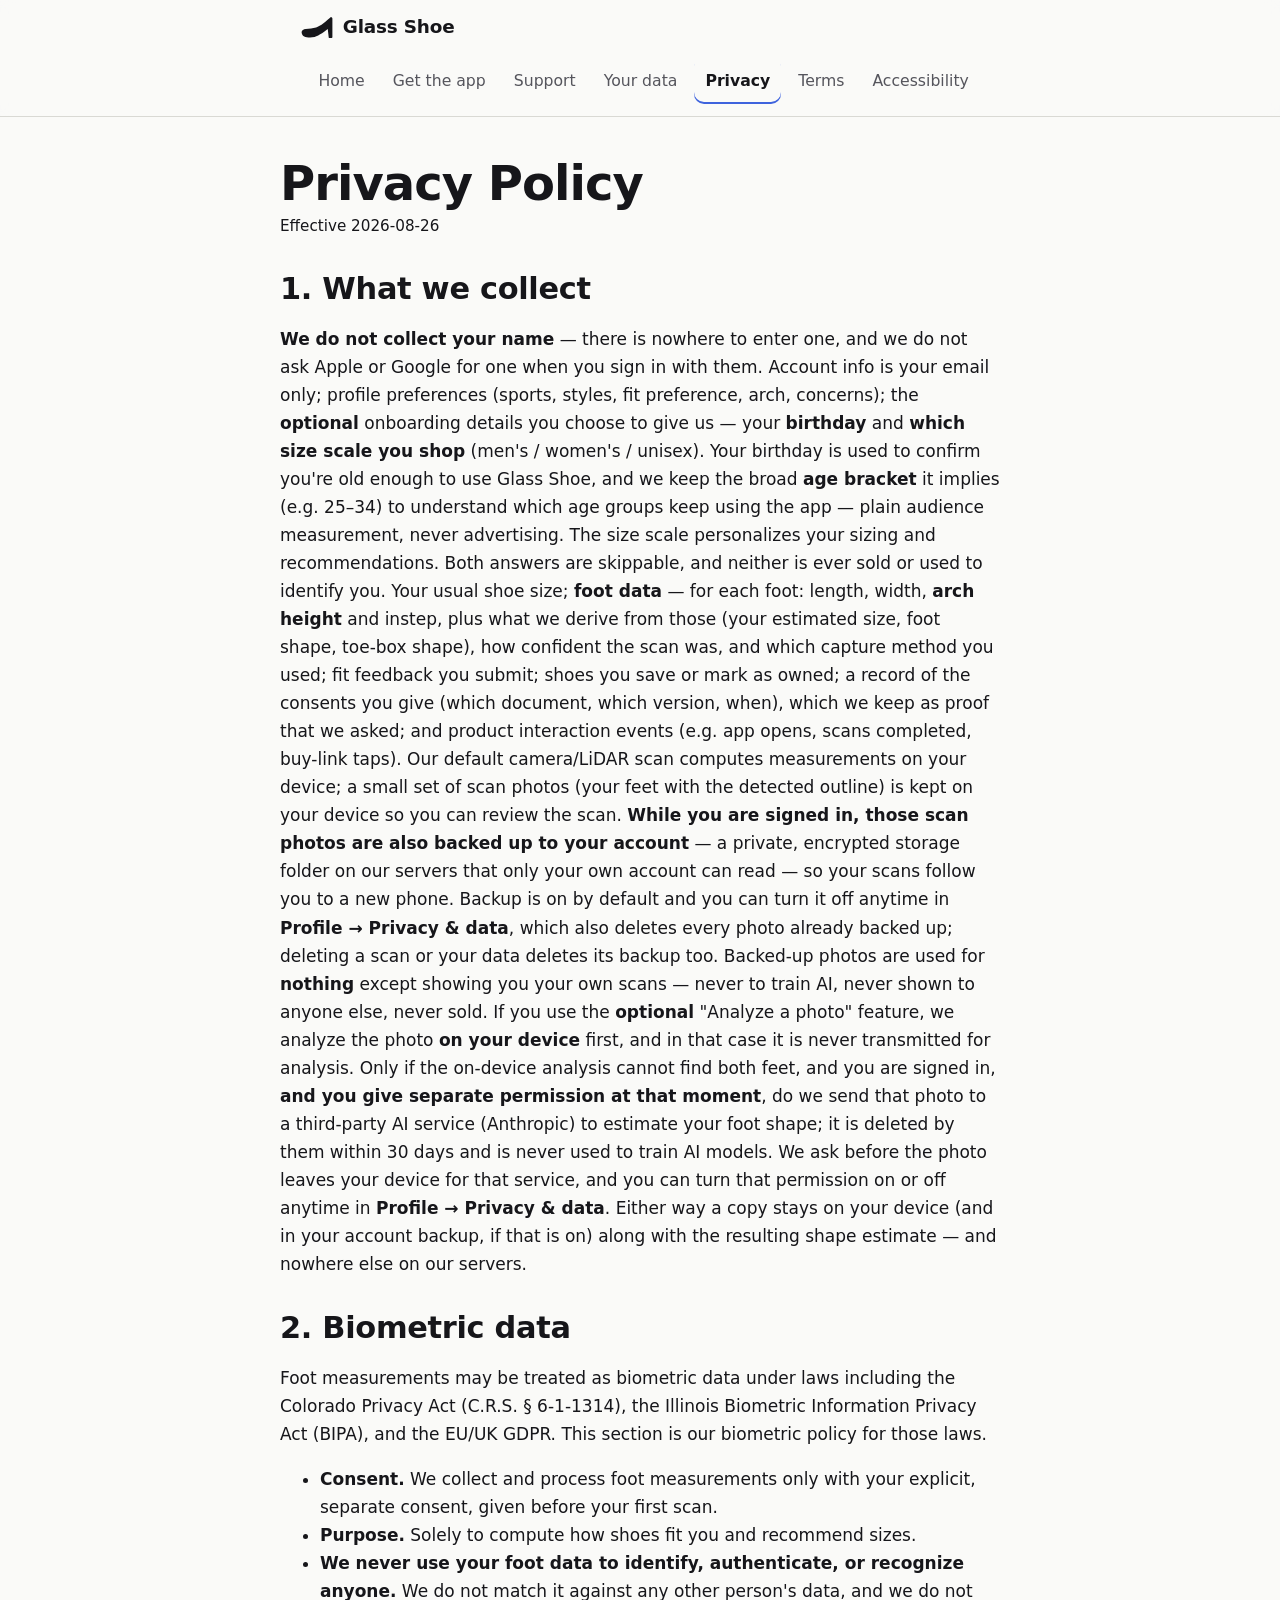
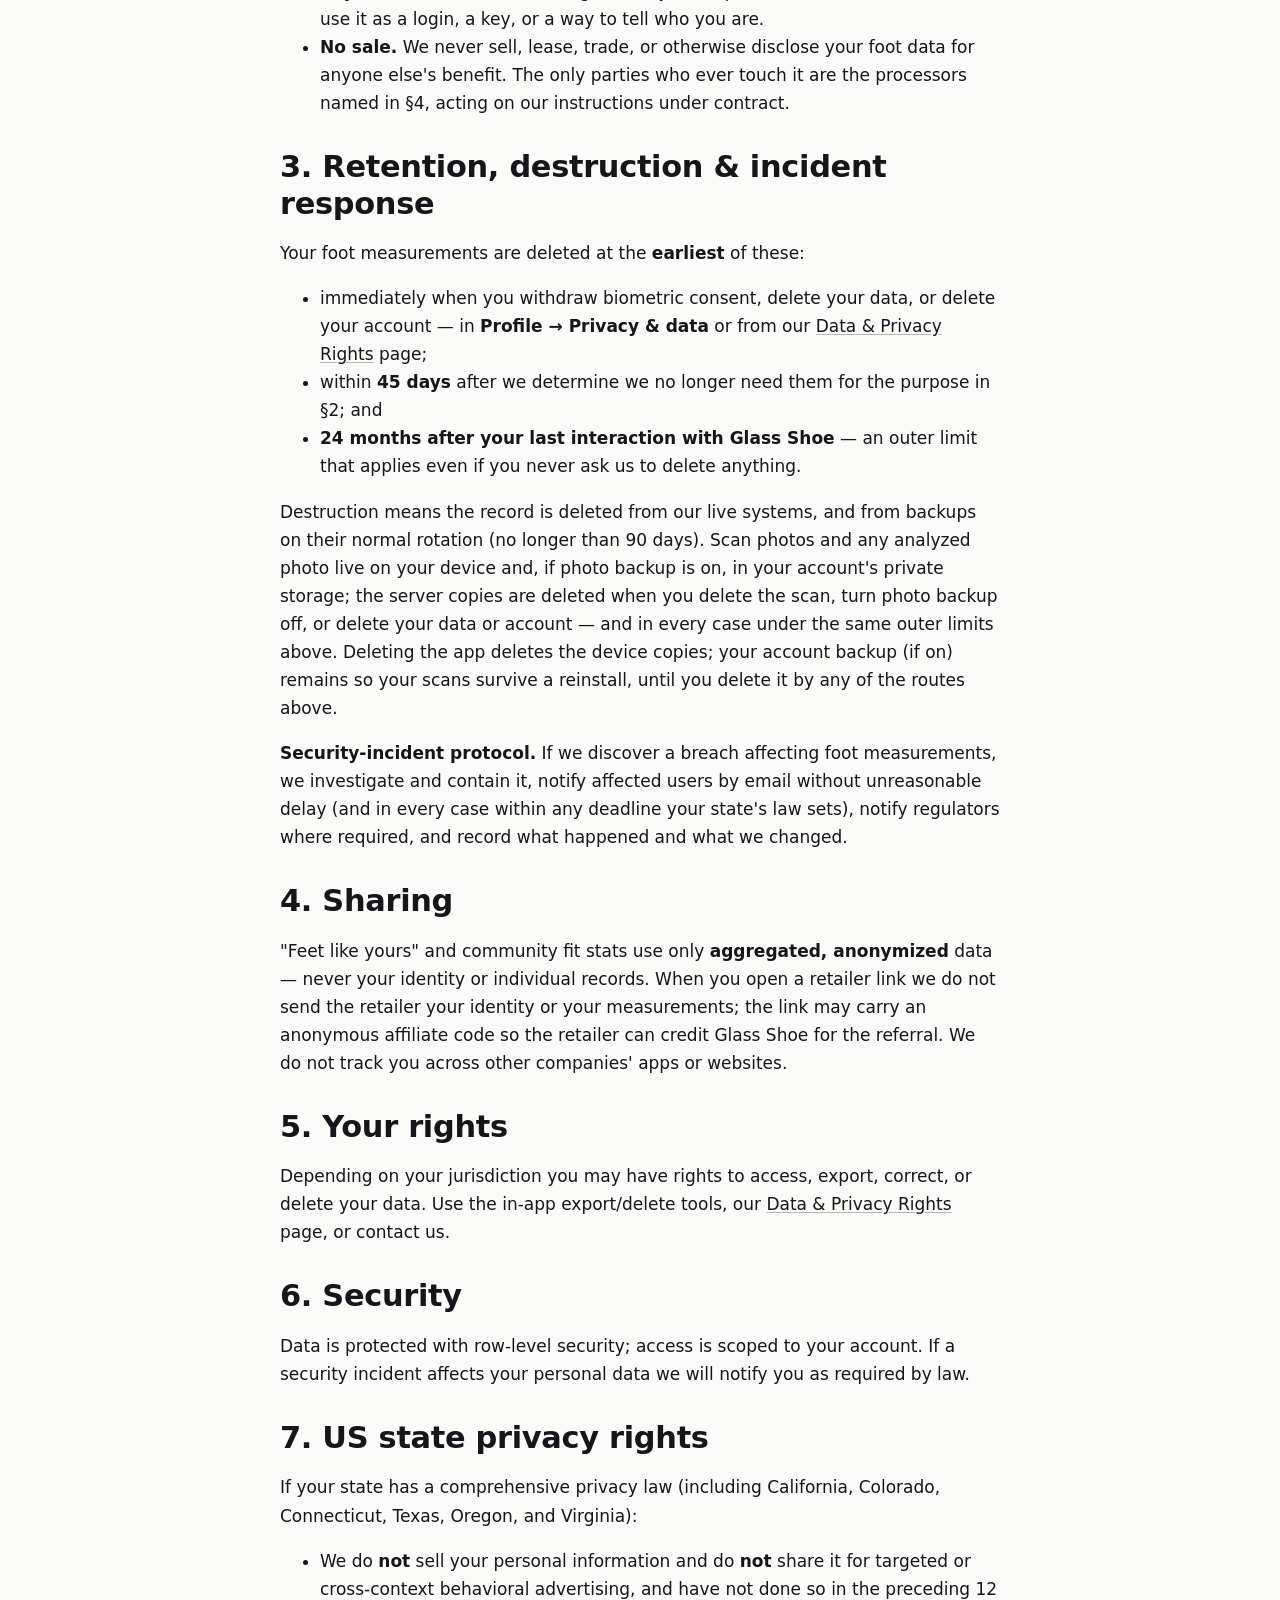
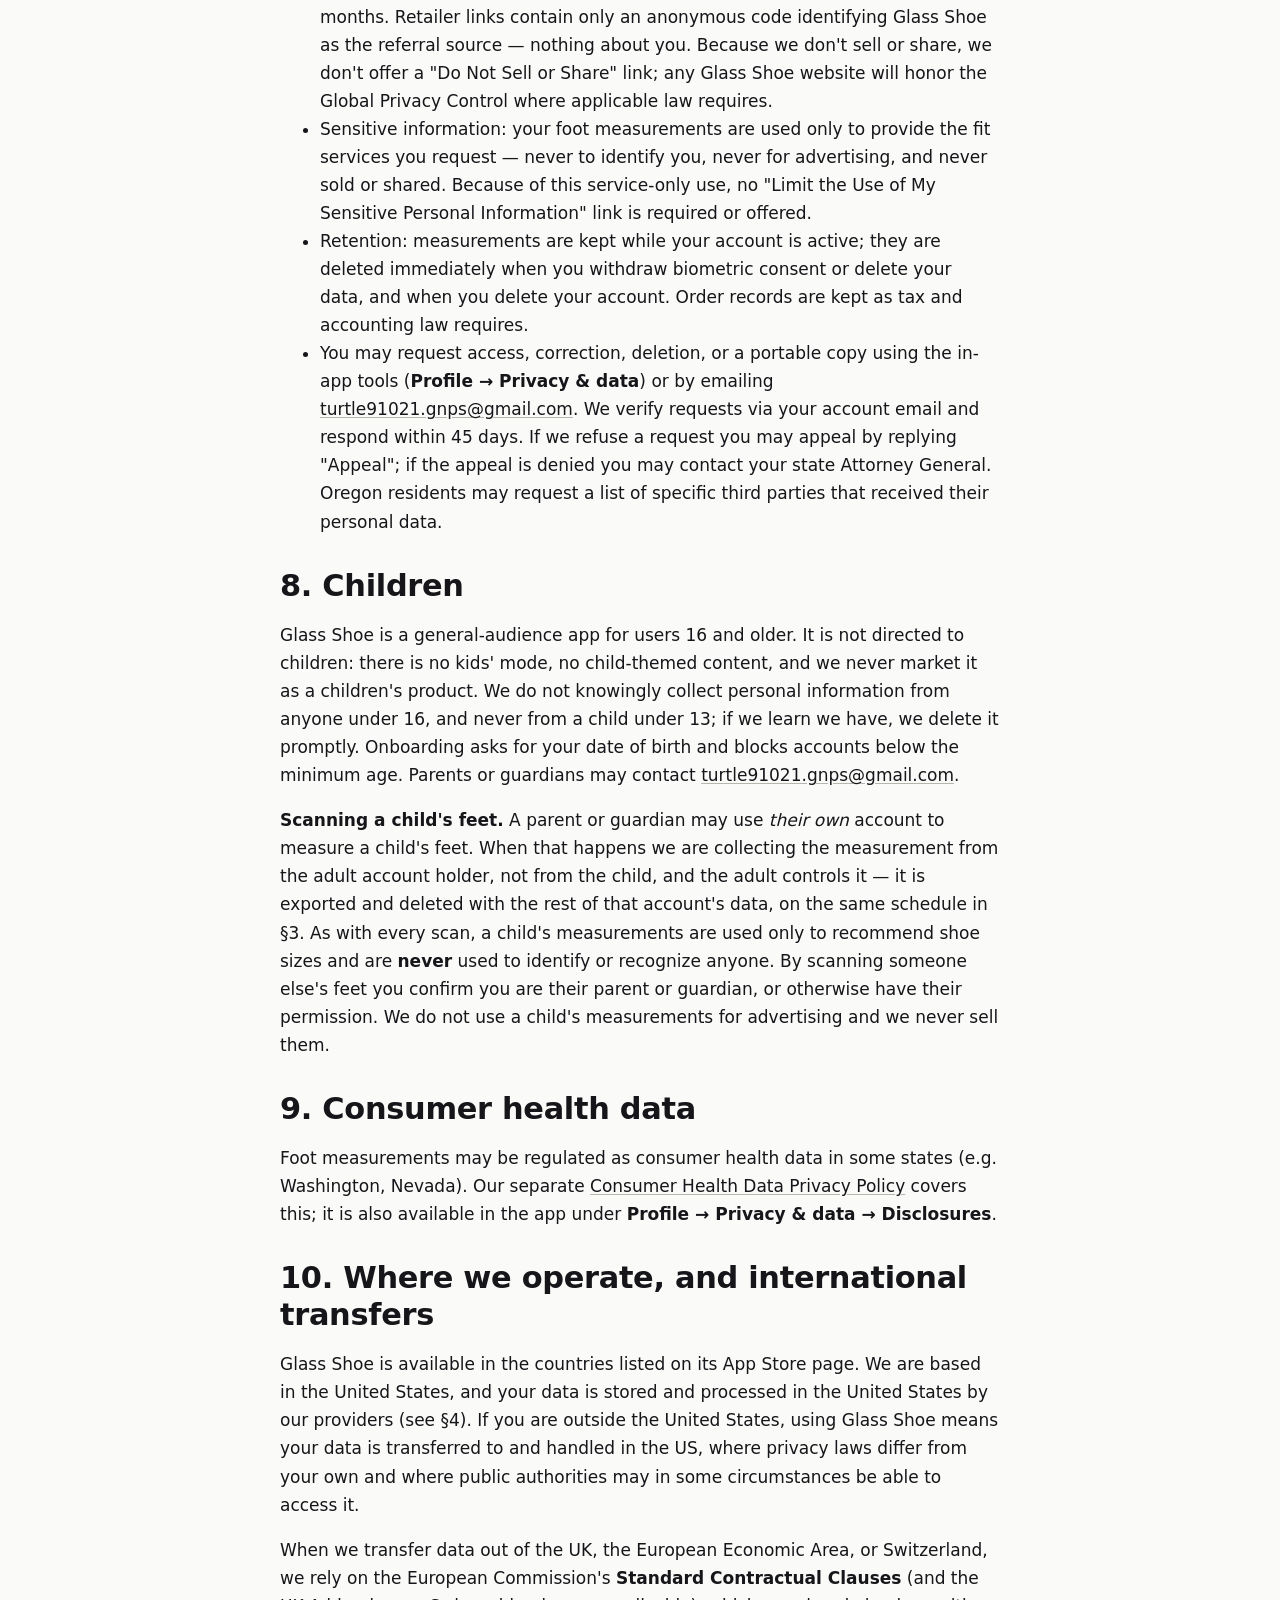
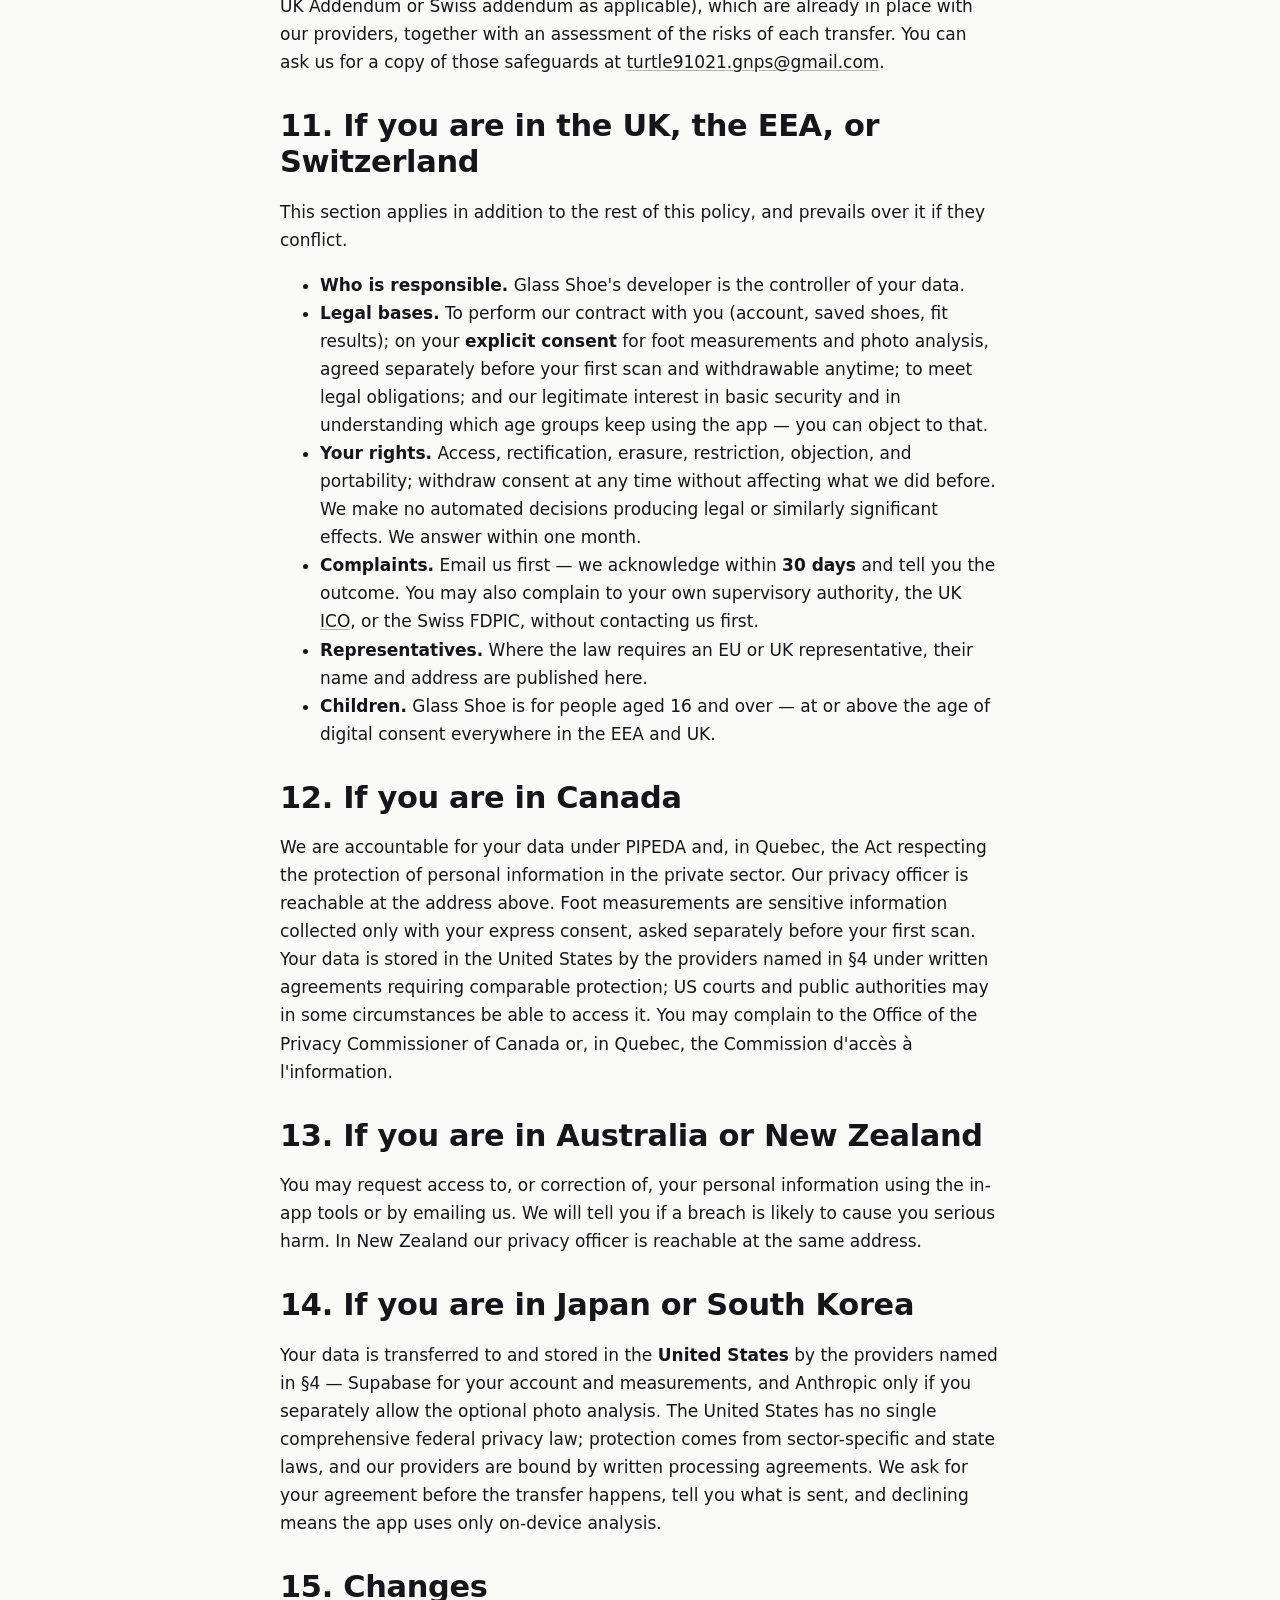
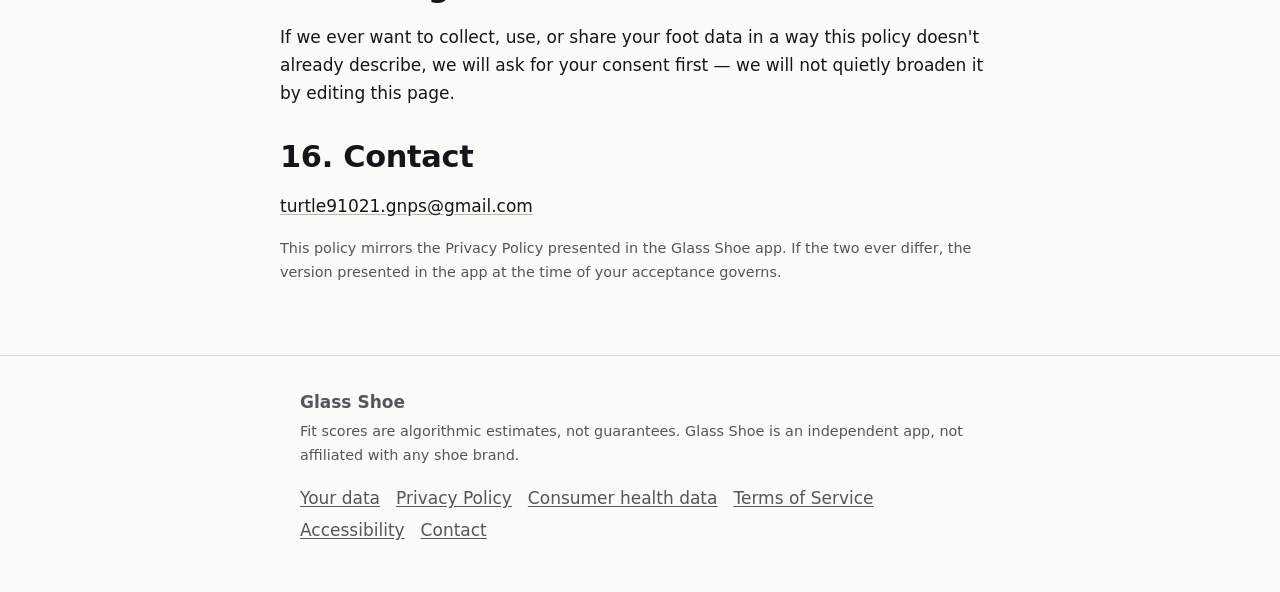
<file: privacy.html>
<!DOCTYPE html>
<html lang="en">
<head>
  <meta charset="utf-8">
  <meta name="viewport" content="width=device-width, initial-scale=1">
  <title>Privacy Policy — Glass Shoe</title>
  <meta name="description" content="How Glass Shoe collects, uses, and protects your data — including foot measurements treated as biometric and consumer health data.">
  <link rel="stylesheet" href="styles.css">
</head>
<body>
  <a class="skip-link" href="#main">Skip to main content</a>

  <header class="site">
    <div class="nav-inner">
      <a class="brand" href="index.html" aria-label="Glass Shoe home">
        <svg class="mark" width="34" height="23" viewBox="2 17 89 62" role="img" aria-hidden="true" focusable="false">
          <path fill="currentColor" d="M5 60 C6 55.5 10 52.5 16 52 C26 51.2 35 50 44 48 C56 45.3 72 30 84 20 C86 20.5 88 22 88 24 L88 74 C88 75.3 87 76 86 76 L79 76 C78.3 76 78 75.3 78 74 L75.5 52 C70 57 52 70 40 73.5 C28 75.8 18 74.5 12 72 C7 70 5 64 5 60 Z"/>
        </svg>
        Glass Shoe
      </a>
      <nav class="primary" aria-label="Primary">
        <ul>
          <li><a href="index.html">Home</a></li>
          <li><a href="get.html">Get the app</a></li>
          <li><a href="support.html">Support</a></li>
          <li><a href="data-rights.html">Your data</a></li>
          <li><a href="privacy.html" aria-current="page">Privacy</a></li>
          <li><a href="terms.html">Terms</a></li>
          <li><a href="accessibility.html">Accessibility</a></li>
        </ul>
      </nav>
    </div>
  </header>

  <main id="main">
    <section class="section container">
      <div class="prose">
        <h1>Privacy Policy</h1>
        <p class="effective">Effective 2026-08-26</p>

        <h2>1. What we collect</h2>
        <p><strong>We do not collect your name</strong> — there is nowhere to enter one, and we do not ask Apple
        or Google for one when you sign in with them. Account info is your email only; profile preferences
        (sports, styles, fit preference, arch, concerns);
        the <strong>optional</strong> onboarding details you choose to give us — your <strong>birthday</strong> and
        <strong>which size scale you shop</strong> (men's / women's / unisex). Your birthday is used to confirm
        you're old enough to use Glass Shoe, and we keep the broad <strong>age bracket</strong> it implies (e.g.
        25–34) to understand which age groups keep using the app — plain audience measurement, never advertising.
        The size scale personalizes your sizing and recommendations. Both answers are skippable, and neither is
        ever sold or used to identify you. Your usual shoe size;
        <strong>foot data</strong> — for each foot: length, width, <strong>arch height</strong> and instep, plus
        what we derive from those (your estimated size, foot shape, toe-box shape), how confident the scan was,
        and which capture method you used; fit feedback you submit;
        shoes you save or mark as owned; a record of the consents you give (which document, which version, when),
        which we keep as proof that we asked; and product interaction
        events (e.g. app opens, scans completed, buy-link taps). Our default camera/LiDAR scan computes
        measurements on your device; a small set of scan photos (your feet with the detected outline) is kept
        on your device so you can review the scan. <strong>While you are signed in, those scan photos are also
        backed up to your account</strong> — a private, encrypted storage folder on our servers that only your
        own account can read — so your scans follow you to a new phone. Backup is on by default and you can turn
        it off anytime in <strong>Profile &rarr; Privacy &amp; data</strong>, which also deletes every photo
        already backed up; deleting a scan or your data deletes its backup too. Backed-up photos are used for
        <strong>nothing</strong> except showing you your own scans — never to train AI, never shown to anyone
        else, never sold. If you use the <strong>optional</strong> "Analyze a photo"
        feature, we analyze the photo <strong>on your device</strong> first, and in that case it is never
        transmitted for analysis. Only if the on-device analysis cannot find both feet, and you are signed in, <strong>and you give separate permission at that moment</strong>, do we send that photo to a third-party AI service (Anthropic) to estimate your foot shape; it is deleted by them within 30 days and is never used to train AI models. We ask before the photo leaves your device for that service, and you can turn that permission on or off anytime in <strong>Profile &rarr; Privacy &amp; data</strong>. Either way a copy stays on your device (and in your account backup, if that is on) along with the resulting
        shape estimate &mdash; and nowhere else on our servers.</p>

        <h2>2. Biometric data</h2>
        <p>Foot measurements may be treated as biometric data under laws including the Colorado Privacy Act
        (C.R.S. §&nbsp;6-1-1314), the Illinois Biometric Information Privacy Act (BIPA), and the EU/UK GDPR.
        This section is our biometric policy for those laws.</p>
        <ul>
          <li><strong>Consent.</strong> We collect and process foot measurements only with your explicit,
          separate consent, given before your first scan.</li>
          <li><strong>Purpose.</strong> Solely to compute how shoes fit you and recommend sizes.</li>
          <li><strong>We never use your foot data to identify, authenticate, or recognize anyone.</strong> We do
          not match it against any other person's data, and we do not use it as a login, a key, or a way to tell
          who you are.</li>
          <li><strong>No sale.</strong> We never sell, lease, trade, or otherwise disclose your foot data for
          anyone else's benefit. The only parties who ever touch it are the processors named in §4, acting on
          our instructions under contract.</li>
        </ul>

        <h2>3. Retention, destruction &amp; incident response</h2>
        <p>Your foot measurements are deleted at the <strong>earliest</strong> of these:</p>
        <ul>
          <li>immediately when you withdraw biometric consent, delete your data, or delete your account — in
          <strong>Profile → Privacy &amp; data</strong> or from our <a href="data-rights.html">Data &amp; Privacy
          Rights</a> page;</li>
          <li>within <strong>45 days</strong> after we determine we no longer need them for the purpose in §2; and</li>
          <li><strong>24 months after your last interaction with Glass Shoe</strong> — an outer limit that applies even
          if you never ask us to delete anything.</li>
        </ul>
        <p>Destruction means the record is deleted from our live systems, and from backups on their normal rotation
        (no longer than 90 days). Scan photos and any analyzed photo live on your device and, if photo backup is on,
        in your account's private storage; the server copies are deleted when you delete the scan, turn photo backup
        off, or delete your data or account &mdash; and in every case under the same outer limits above. Deleting the
        app deletes the device copies; your account backup (if on) remains so your scans survive a reinstall, until
        you delete it by any of the routes above.</p>
        <p><strong>Security-incident protocol.</strong> If we discover a breach affecting foot measurements, we
        investigate and contain it, notify affected users by email without unreasonable delay (and in every case
        within any deadline your state's law sets), notify regulators where required, and record what happened and
        what we changed.</p>

        <h2>4. Sharing</h2>
        <p>"Feet like yours" and community fit stats use only <strong>aggregated, anonymized</strong> data —
        never your identity or individual records. When you open a retailer link we do not send the retailer
        your identity or your measurements; the link may carry an anonymous affiliate code so the retailer can
        credit Glass Shoe for the referral. We do not track you across other companies' apps or websites.</p>

        <h2>5. Your rights</h2>
        <p>Depending on your jurisdiction you may have rights to access, export, correct, or delete your data.
        Use the in-app export/delete tools, our <a href="data-rights.html">Data &amp; Privacy Rights</a> page,
        or contact us.</p>

        <h2>6. Security</h2>
        <p>Data is protected with row-level security; access is scoped to your account. If a security incident
        affects your personal data we will notify you as required by law.</p>

        <h2>7. US state privacy rights</h2>
        <p>If your state has a comprehensive privacy law (including California, Colorado, Connecticut, Texas,
        Oregon, and Virginia):</p>
        <ul>
          <li>We do <strong>not</strong> sell your personal information and do <strong>not</strong> share it for
          targeted or cross-context behavioral advertising, and have not done so in the preceding 12 months.
          Retailer links contain only an anonymous code identifying Glass Shoe as the referral source — nothing
          about you. Because we don't sell or share, we don't offer a "Do Not Sell or Share" link; any Glass Shoe
          website will honor the Global Privacy Control where applicable law requires.</li>
          <li>Sensitive information: your foot measurements are used only to provide the fit services you
          request — never to identify you, never for advertising, and never sold or shared. Because of this
          service-only use, no "Limit the Use of My Sensitive Personal Information" link is required or offered.</li>
          <li>Retention: measurements are kept while your account is active; they are deleted immediately when
          you withdraw biometric consent or delete your data, and when you delete your account. Order records
          are kept as tax and accounting law requires.</li>
          <li>You may request access, correction, deletion, or a portable copy using the in-app tools
          (<strong>Profile → Privacy &amp; data</strong>) or by emailing
          <a href="mailto:turtle91021.gnps@gmail.com">turtle91021.gnps@gmail.com</a>. We verify requests via your
          account email and respond within 45 days. If we refuse a request you may appeal by replying "Appeal";
          if the appeal is denied you may contact your state Attorney General. Oregon residents may request a
          list of specific third parties that received their personal data.</li>
        </ul>

        <h2>8. Children</h2>
        <p>Glass Shoe is a general-audience app for users 16 and older. It is not directed to children:
        there is no kids' mode, no child-themed content, and we never market it as a children's product. We do
        not knowingly collect personal information from anyone under 16, and never from a child under 13; if we
        learn we have, we delete it promptly. Onboarding asks for your date of birth and blocks accounts below
        the minimum age. Parents or guardians may contact
        <a href="mailto:turtle91021.gnps@gmail.com">turtle91021.gnps@gmail.com</a>.</p>
        <p><strong>Scanning a child's feet.</strong> A parent or guardian may use <em>their own</em> account to
        measure a child's feet. When that happens we are collecting the measurement from the adult account
        holder, not from the child, and the adult controls it — it is exported and deleted with the rest of that
        account's data, on the same schedule in §3. As with every scan, a child's measurements are used only to
        recommend shoe sizes and are <strong>never</strong> used to identify or recognize anyone. By scanning
        someone else's feet you confirm you are their parent or guardian, or otherwise have their permission. We
        do not use a child's measurements for advertising and we never sell them.</p>

        <h2>9. Consumer health data</h2>
        <p>Foot measurements may be regulated as consumer health data in some states (e.g. Washington, Nevada).
        Our separate <a href="consumer-health-data.html">Consumer Health Data Privacy Policy</a> covers this; it
        is also available in the app under <strong>Profile → Privacy &amp; data → Disclosures</strong>.</p>

        <h2>10. Where we operate, and international transfers</h2>
        <p>Glass Shoe is available in the countries listed on its App Store page. We are based in the United
        States, and your data is stored and processed in the United States by our providers (see §4). If you are
        outside the United States, using Glass Shoe means your data is transferred to and handled in the US, where
        privacy laws differ from your own and where public authorities may in some circumstances be able to access
        it.</p>
        <p>When we transfer data out of the UK, the European Economic Area, or Switzerland, we rely on the European
        Commission's <strong>Standard Contractual Clauses</strong> (and the UK Addendum or Swiss addendum as
        applicable), which are already in place with our providers, together with an assessment of the risks of
        each transfer. You can ask us for a copy of those safeguards at
        <a href="mailto:turtle91021.gnps@gmail.com">turtle91021.gnps@gmail.com</a>.</p>

        <h2>11. If you are in the UK, the EEA, or Switzerland</h2>
        <p>This section applies in addition to the rest of this policy, and prevails over it if they conflict.</p>
        <ul>
          <li><strong>Who is responsible.</strong> Glass Shoe's developer is the controller of your data.</li>
          <li><strong>Legal bases.</strong> To perform our contract with you (account, saved shoes, fit results);
          on your <strong>explicit consent</strong> for foot measurements and photo analysis, agreed separately
          before your first scan and withdrawable anytime; to meet legal obligations; and our legitimate interest
          in basic security and in understanding which age groups keep using the app — you can object to that.</li>
          <li><strong>Your rights.</strong> Access, rectification, erasure, restriction, objection, and
          portability; withdraw consent at any time without affecting what we did before. We make no automated
          decisions producing legal or similarly significant effects. We answer within one month.</li>
          <li><strong>Complaints.</strong> Email us first — we acknowledge within <strong>30 days</strong> and tell
          you the outcome. You may also complain to your own supervisory authority, the UK
          <a href="https://ico.org.uk">ICO</a>, or the Swiss FDPIC, without contacting us first.</li>
          <li><strong>Representatives.</strong> Where the law requires an EU or UK representative, their name and
          address are published here.</li>
          <li><strong>Children.</strong> Glass Shoe is for people aged 16 and over — at or above the age of
          digital consent everywhere in the EEA and UK.</li>
        </ul>

        <h2>12. If you are in Canada</h2>
        <p>We are accountable for your data under PIPEDA and, in Quebec, the Act respecting the protection of
        personal information in the private sector. Our privacy officer is reachable at the address above. Foot
        measurements are sensitive information collected only with your express consent, asked separately before
        your first scan. Your data is stored in the United States by the providers named in §4 under written
        agreements requiring comparable protection; US courts and public authorities may in some circumstances be
        able to access it. You may complain to the Office of the Privacy Commissioner of Canada or, in Quebec, the
        Commission d'accès à l'information.</p>

        <h2>13. If you are in Australia or New Zealand</h2>
        <p>You may request access to, or correction of, your personal information using the in-app tools or by
        emailing us. We will tell you if a breach is likely to cause you serious harm. In New Zealand our privacy
        officer is reachable at the same address.</p>

        <h2>14. If you are in Japan or South Korea</h2>
        <p>Your data is transferred to and stored in the <strong>United States</strong> by the providers named in
        §4 — Supabase for your account and measurements, and Anthropic only if you separately allow the optional
        photo analysis. The United States has no single comprehensive federal privacy law; protection comes from
        sector-specific and state laws, and our providers are bound by written processing agreements. We ask for
        your agreement before the transfer happens, tell you what is sent, and declining means the app uses only
        on-device analysis.</p>

        <h2>15. Changes</h2>
        <p>If we ever want to collect, use, or share your foot data in a way this policy doesn't already describe,
        we will ask for your consent first — we will not quietly broaden it by editing this page.</p>

        <h2>16. Contact</h2>
        <p><a href="mailto:turtle91021.gnps@gmail.com">turtle91021.gnps@gmail.com</a></p>

        <p class="muted fineprint">This policy mirrors the Privacy Policy presented in the Glass Shoe app. If the
        two ever differ, the version presented in the app at the time of your acceptance governs.</p>
      </div>
    </section>
  </main>

  <footer class="site">
    <div class="container foot-inner">
      <div>
        <p style="margin:0 0 0.25rem"><strong>Glass Shoe</strong></p>
        <p class="fineprint" style="margin:0">Fit scores are algorithmic estimates, not guarantees. Glass Shoe is an independent app, not affiliated with any shoe brand.</p>
      </div>
      <nav aria-label="Footer">
        <ul>
          <li><a href="data-rights.html">Your data</a></li>
          <li><a href="privacy.html">Privacy Policy</a></li>
          <li><a href="consumer-health-data.html">Consumer health data</a></li>
          <li><a href="terms.html">Terms of Service</a></li>
          <li><a href="accessibility.html">Accessibility</a></li>
          <li><a href="mailto:turtle91021.gnps@gmail.com">Contact</a></li>
        </ul>
      </nav>
    </div>
  </footer>
</body>
</html>
</file>
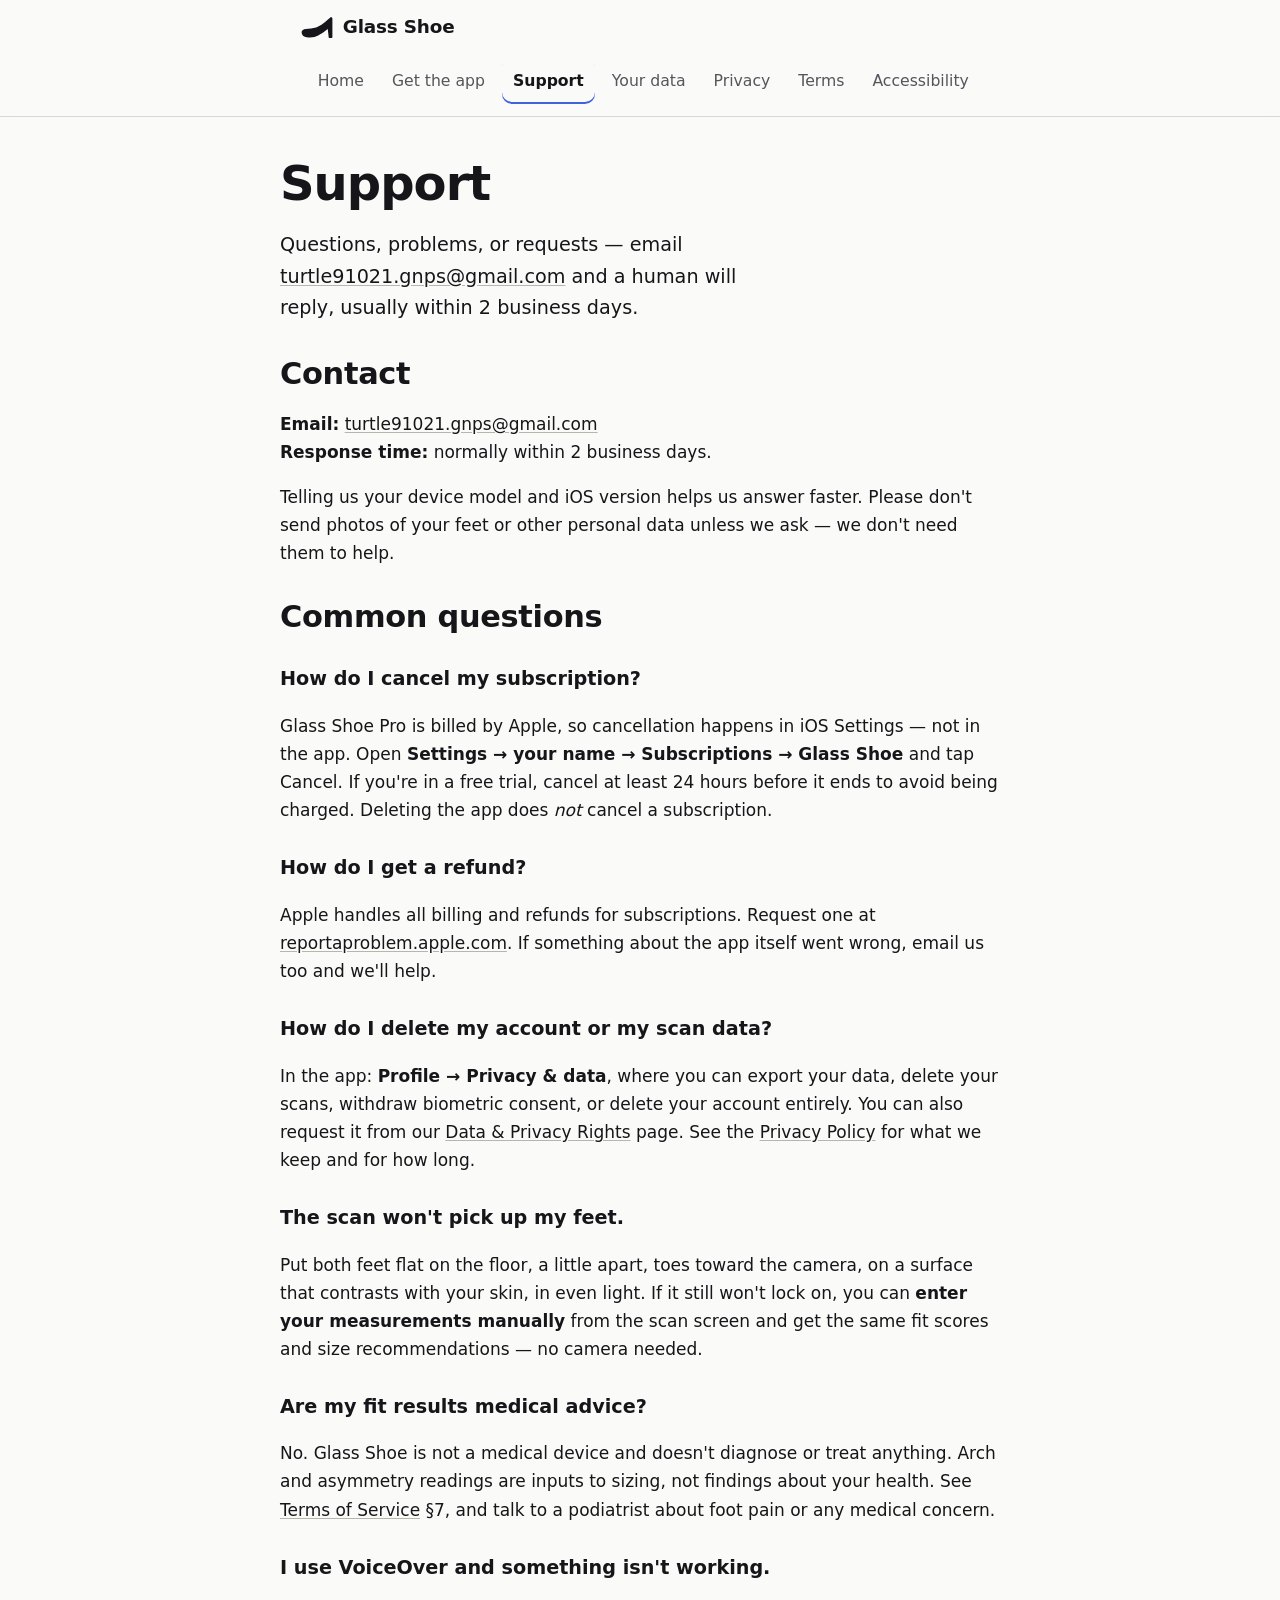
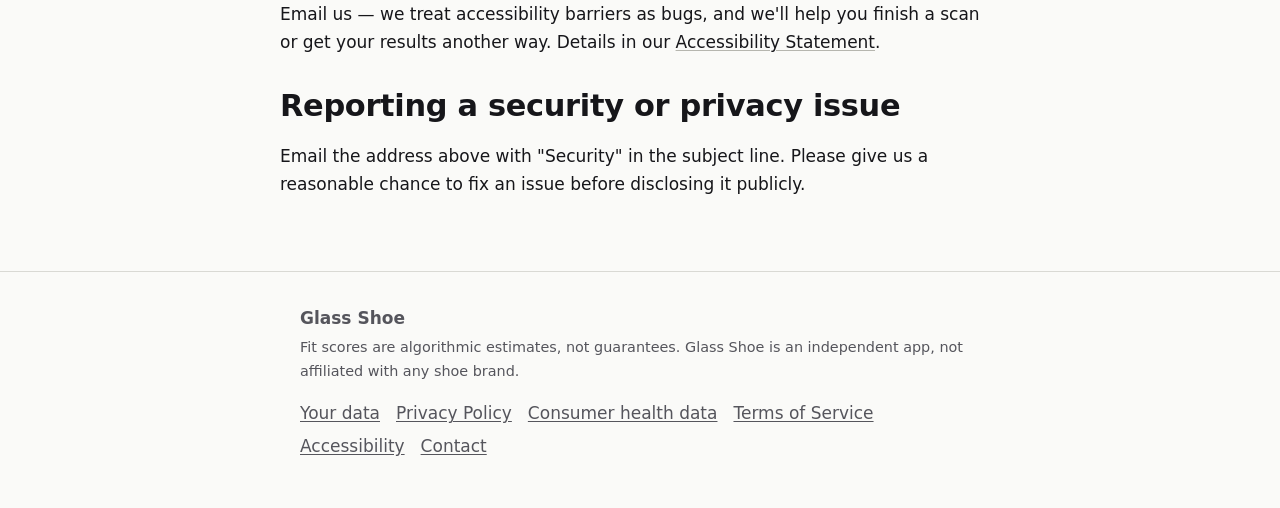
<file: support.html>
<!DOCTYPE html>
<html lang="en">
<head>
  <meta charset="utf-8">
  <meta name="viewport" content="width=device-width, initial-scale=1">
  <title>Support — Glass Shoe</title>
  <meta name="description" content="Get help with Glass Shoe — contact support, manage your subscription, delete your data, or report an accessibility barrier.">
  <link rel="stylesheet" href="styles.css">
</head>
<body>
  <a class="skip-link" href="#main">Skip to main content</a>

  <header class="site">
    <div class="nav-inner">
      <a class="brand" href="index.html" aria-label="Glass Shoe home">
        <svg class="mark" width="34" height="23" viewBox="2 17 89 62" role="img" aria-hidden="true" focusable="false">
          <path fill="currentColor" d="M5 60 C6 55.5 10 52.5 16 52 C26 51.2 35 50 44 48 C56 45.3 72 30 84 20 C86 20.5 88 22 88 24 L88 74 C88 75.3 87 76 86 76 L79 76 C78.3 76 78 75.3 78 74 L75.5 52 C70 57 52 70 40 73.5 C28 75.8 18 74.5 12 72 C7 70 5 64 5 60 Z"/>
        </svg>
        Glass Shoe
      </a>
      <nav class="primary" aria-label="Primary">
        <ul>
          <li><a href="index.html">Home</a></li>
          <li><a href="get.html">Get the app</a></li>
          <li><a href="support.html" aria-current="page">Support</a></li>
          <li><a href="data-rights.html">Your data</a></li>
          <li><a href="privacy.html">Privacy</a></li>
          <li><a href="terms.html">Terms</a></li>
          <li><a href="accessibility.html">Accessibility</a></li>
        </ul>
      </nav>
    </div>
  </header>

  <main id="main">
    <section class="section container">
      <div class="prose">
        <h1>Support</h1>
        <p class="lead">Questions, problems, or requests — email
        <a href="mailto:turtle91021.gnps@gmail.com">turtle91021.gnps@gmail.com</a> and a human will
        reply, usually within 2 business days.</p>

        <h2>Contact</h2>
        <p><strong>Email:</strong> <a href="mailto:turtle91021.gnps@gmail.com">turtle91021.gnps@gmail.com</a><br>
        <strong>Response time:</strong> normally within 2 business days.</p>
        <p>Telling us your device model and iOS version helps us answer faster. Please don't send
        photos of your feet or other personal data unless we ask — we don't need them to help.</p>

        <h2>Common questions</h2>

        <h3>How do I cancel my subscription?</h3>
        <p>Glass Shoe Pro is billed by Apple, so cancellation happens in iOS Settings — not in the
        app. Open <strong>Settings → your name → Subscriptions → Glass Shoe</strong> and tap Cancel.
        If you're in a free trial, cancel at least 24&nbsp;hours before it ends to avoid being
        charged. Deleting the app does <em>not</em> cancel a subscription.</p>

        <h3>How do I get a refund?</h3>
        <p>Apple handles all billing and refunds for subscriptions. Request one at
        <a href="https://reportaproblem.apple.com">reportaproblem.apple.com</a>. If something about
        the app itself went wrong, email us too and we'll help.</p>

        <h3>How do I delete my account or my scan data?</h3>
        <p>In the app: <strong>Profile → Privacy &amp; data</strong>, where you can export your data,
        delete your scans, withdraw biometric consent, or delete your account entirely. You can also
        request it from our <a href="data-rights.html">Data &amp; Privacy Rights</a> page. See the
        <a href="privacy.html">Privacy Policy</a> for what we keep and for how long.</p>

        <h3>The scan won't pick up my feet.</h3>
        <p>Put both feet flat on the floor, a little apart, toes toward the camera, on a surface that
        contrasts with your skin, in even light. If it still won't lock on, you can
        <strong>enter your measurements manually</strong> from the scan screen and get the same fit
        scores and size recommendations — no camera needed.</p>

        <h3>Are my fit results medical advice?</h3>
        <p>No. Glass Shoe is not a medical device and doesn't diagnose or treat anything. Arch and
        asymmetry readings are inputs to sizing, not findings about your health. See
        <a href="terms.html">Terms of Service</a> §7, and talk to a podiatrist about foot pain or
        any medical concern.</p>

        <h3>I use VoiceOver and something isn't working.</h3>
        <p>Email us — we treat accessibility barriers as bugs, and we'll help you finish a scan or
        get your results another way. Details in our
        <a href="accessibility.html">Accessibility Statement</a>.</p>

        <h2>Reporting a security or privacy issue</h2>
        <p>Email the address above with "Security" in the subject line. Please give us a reasonable
        chance to fix an issue before disclosing it publicly.</p>
      </div>
    </section>
  </main>

  <footer class="site">
    <div class="container foot-inner">
      <div>
        <p style="margin:0 0 0.25rem"><strong>Glass Shoe</strong></p>
        <p class="fineprint" style="margin:0">Fit scores are algorithmic estimates, not guarantees. Glass Shoe is an independent app, not affiliated with any shoe brand.</p>
      </div>
      <nav aria-label="Footer">
        <ul>
          <li><a href="data-rights.html">Your data</a></li>
          <li><a href="privacy.html">Privacy Policy</a></li>
          <li><a href="consumer-health-data.html">Consumer health data</a></li>
          <li><a href="terms.html">Terms of Service</a></li>
          <li><a href="accessibility.html">Accessibility</a></li>
          <li><a href="mailto:turtle91021.gnps@gmail.com">Contact</a></li>
        </ul>
      </nav>
    </div>
  </footer>
</body>
</html>
</file>
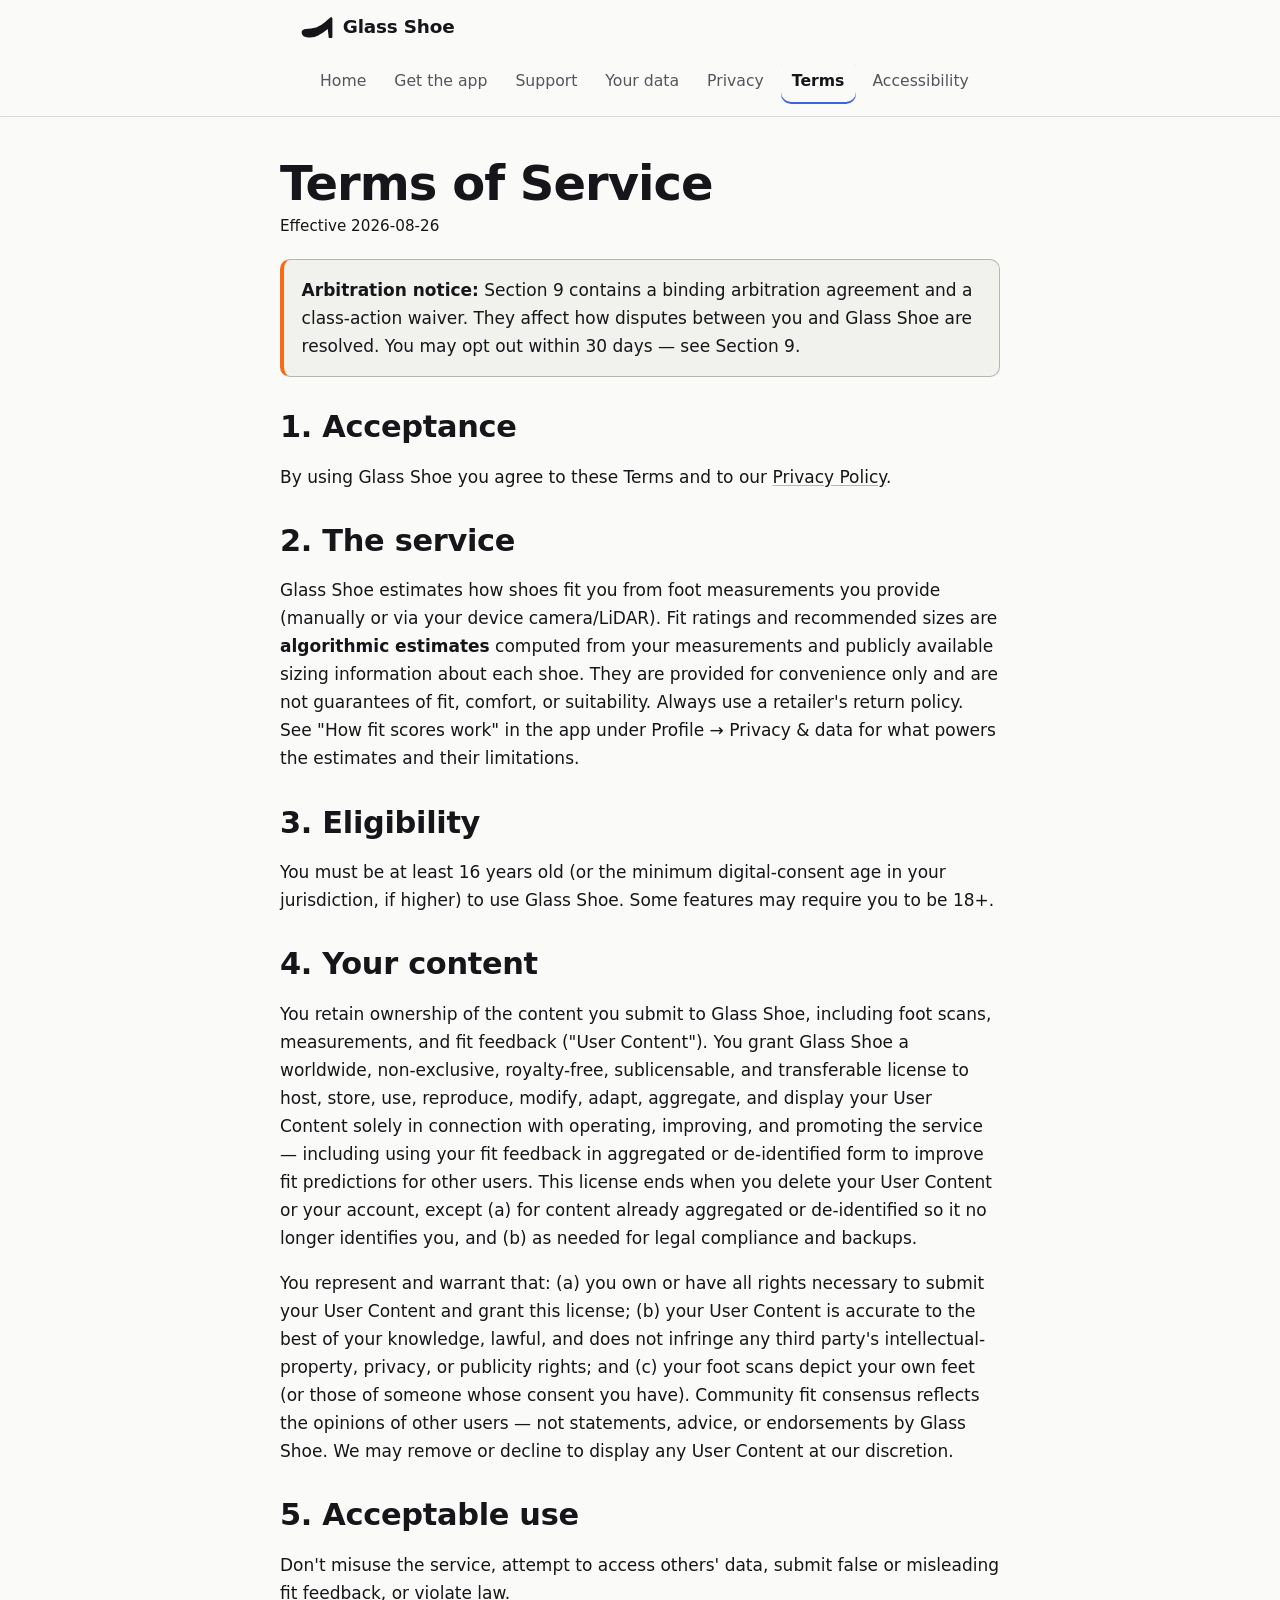
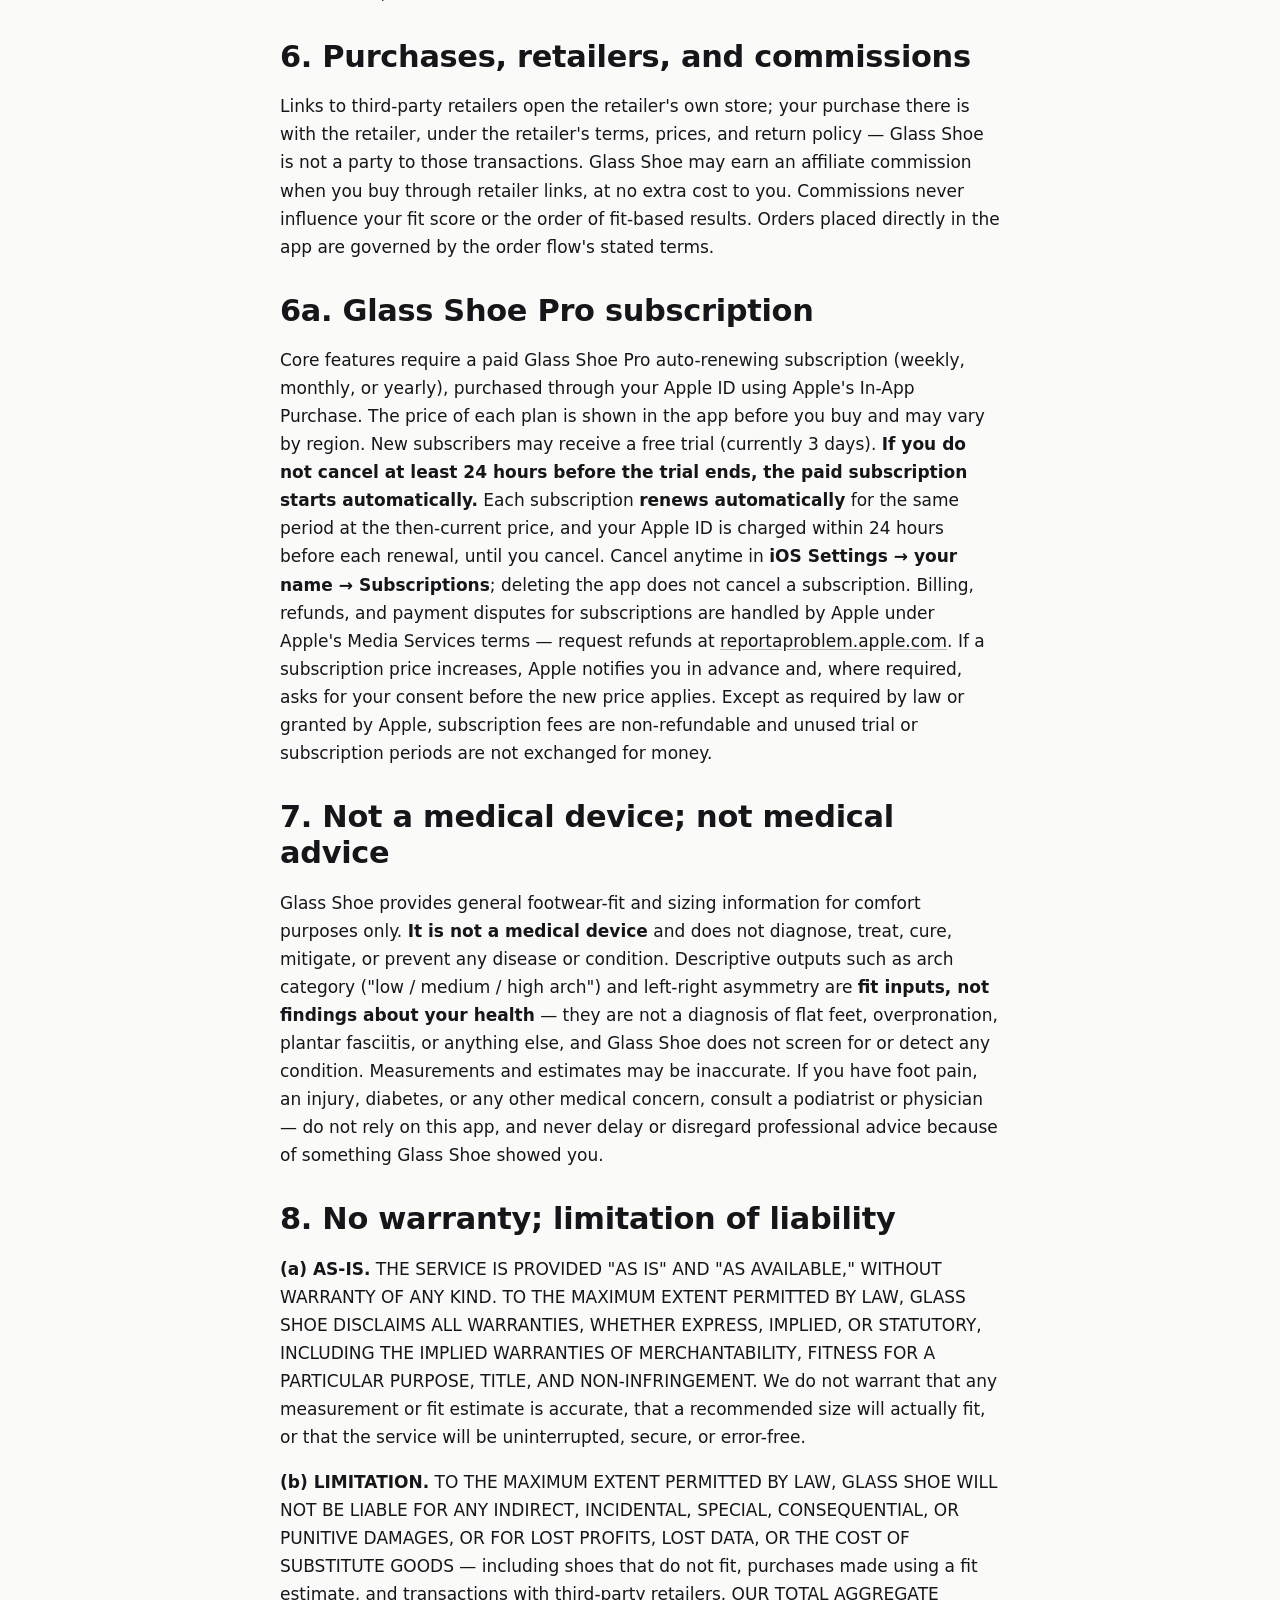
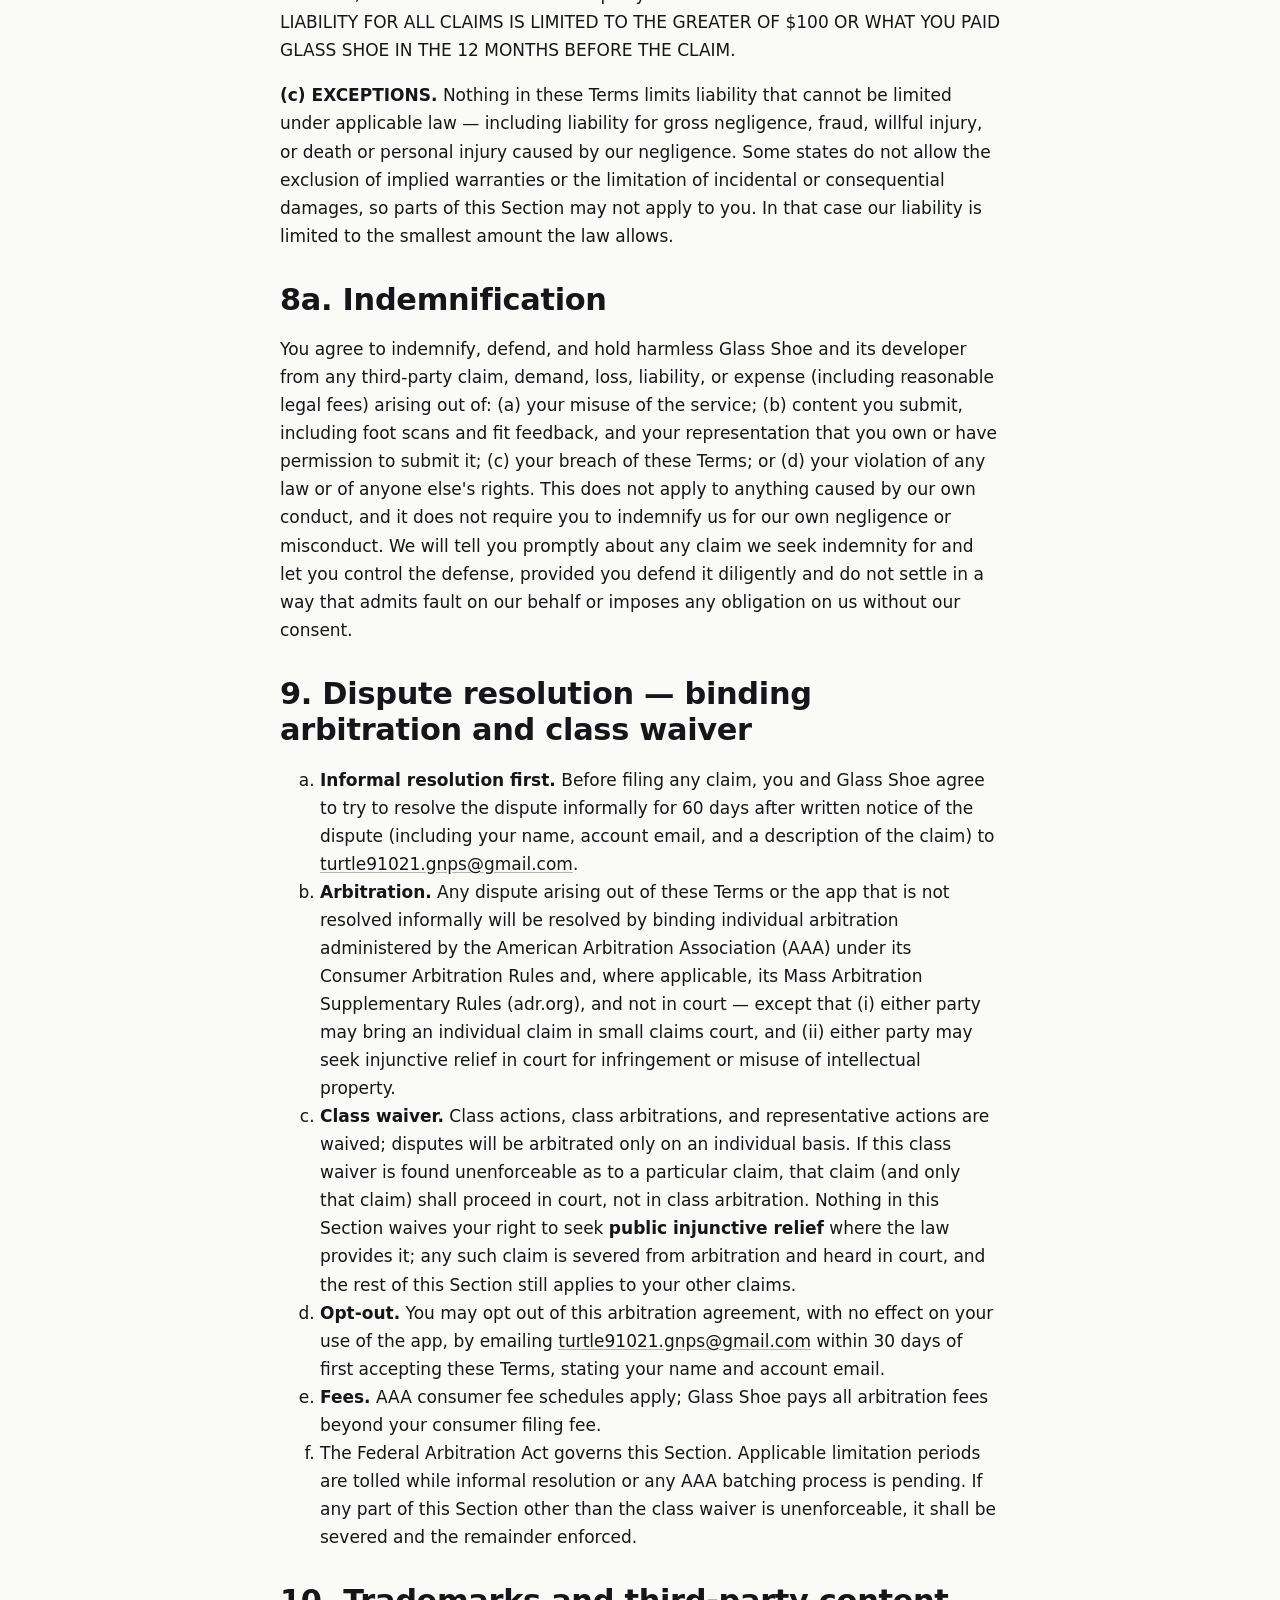
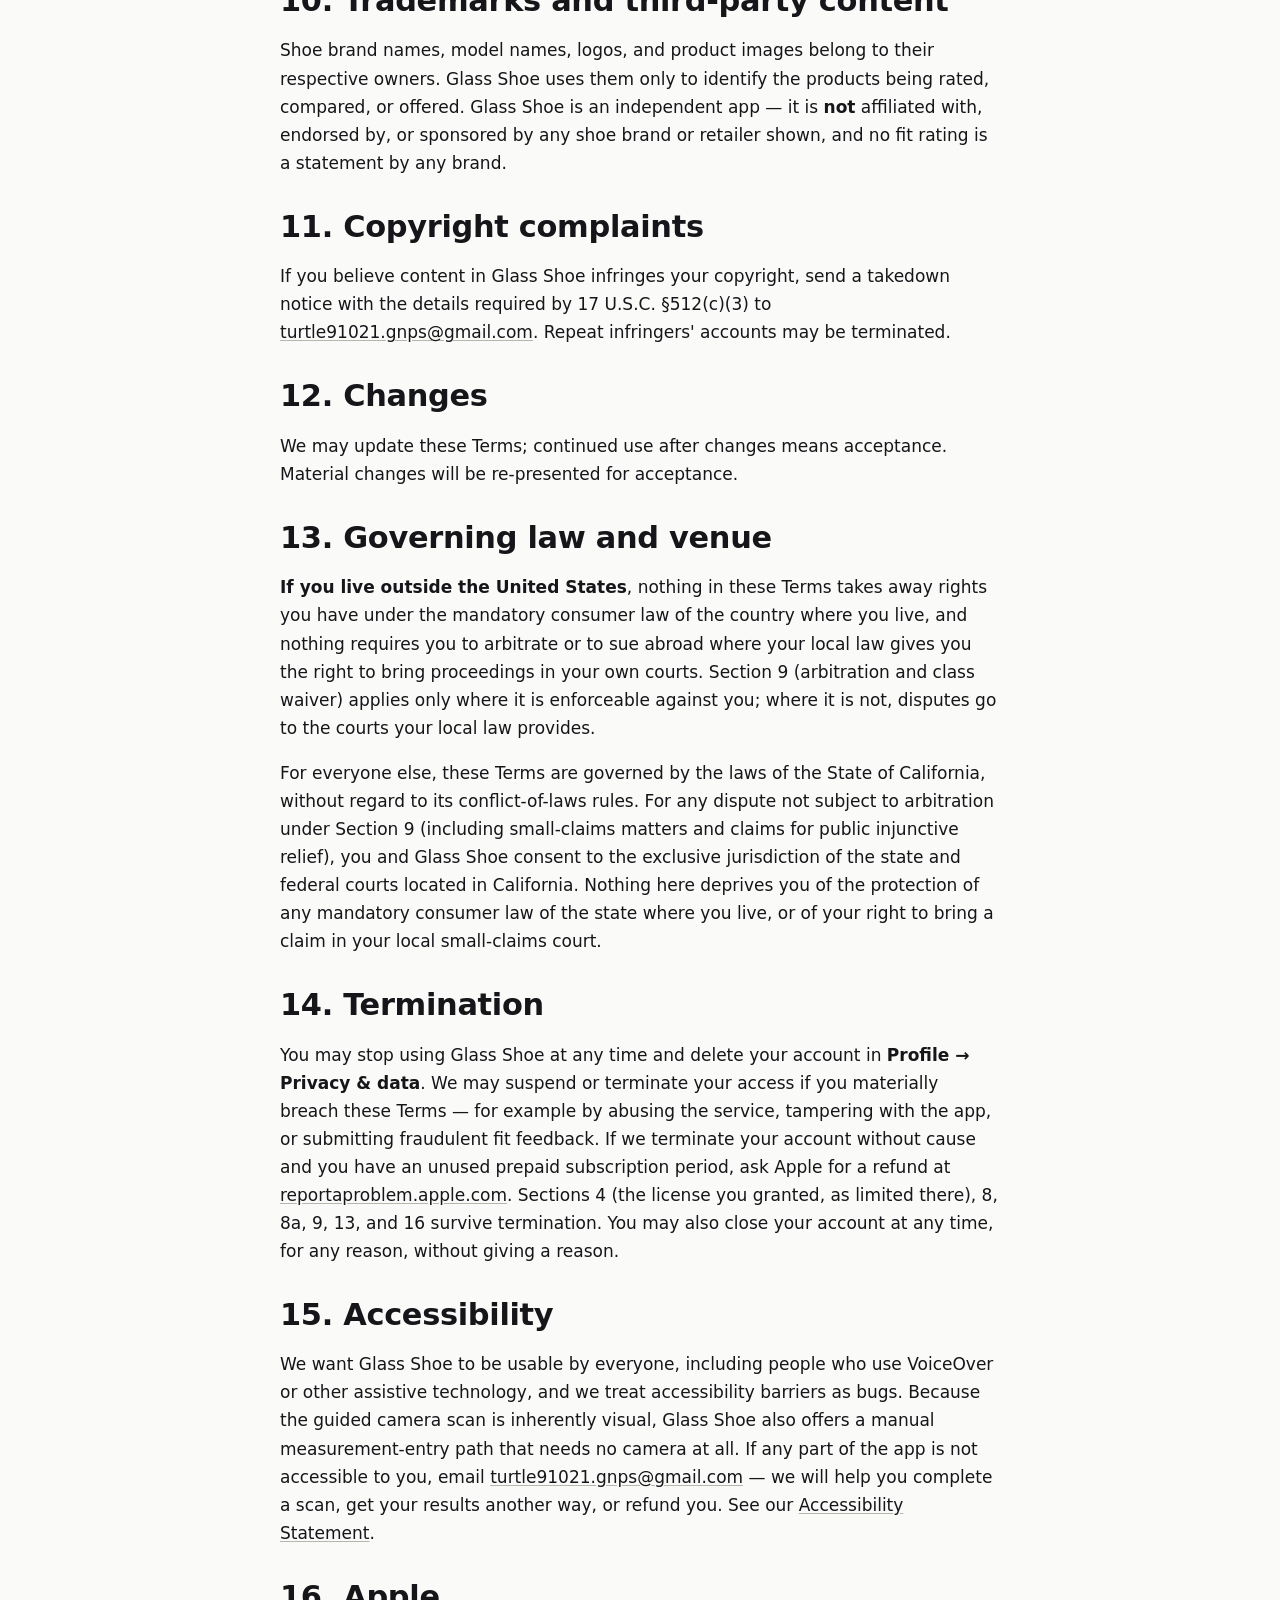
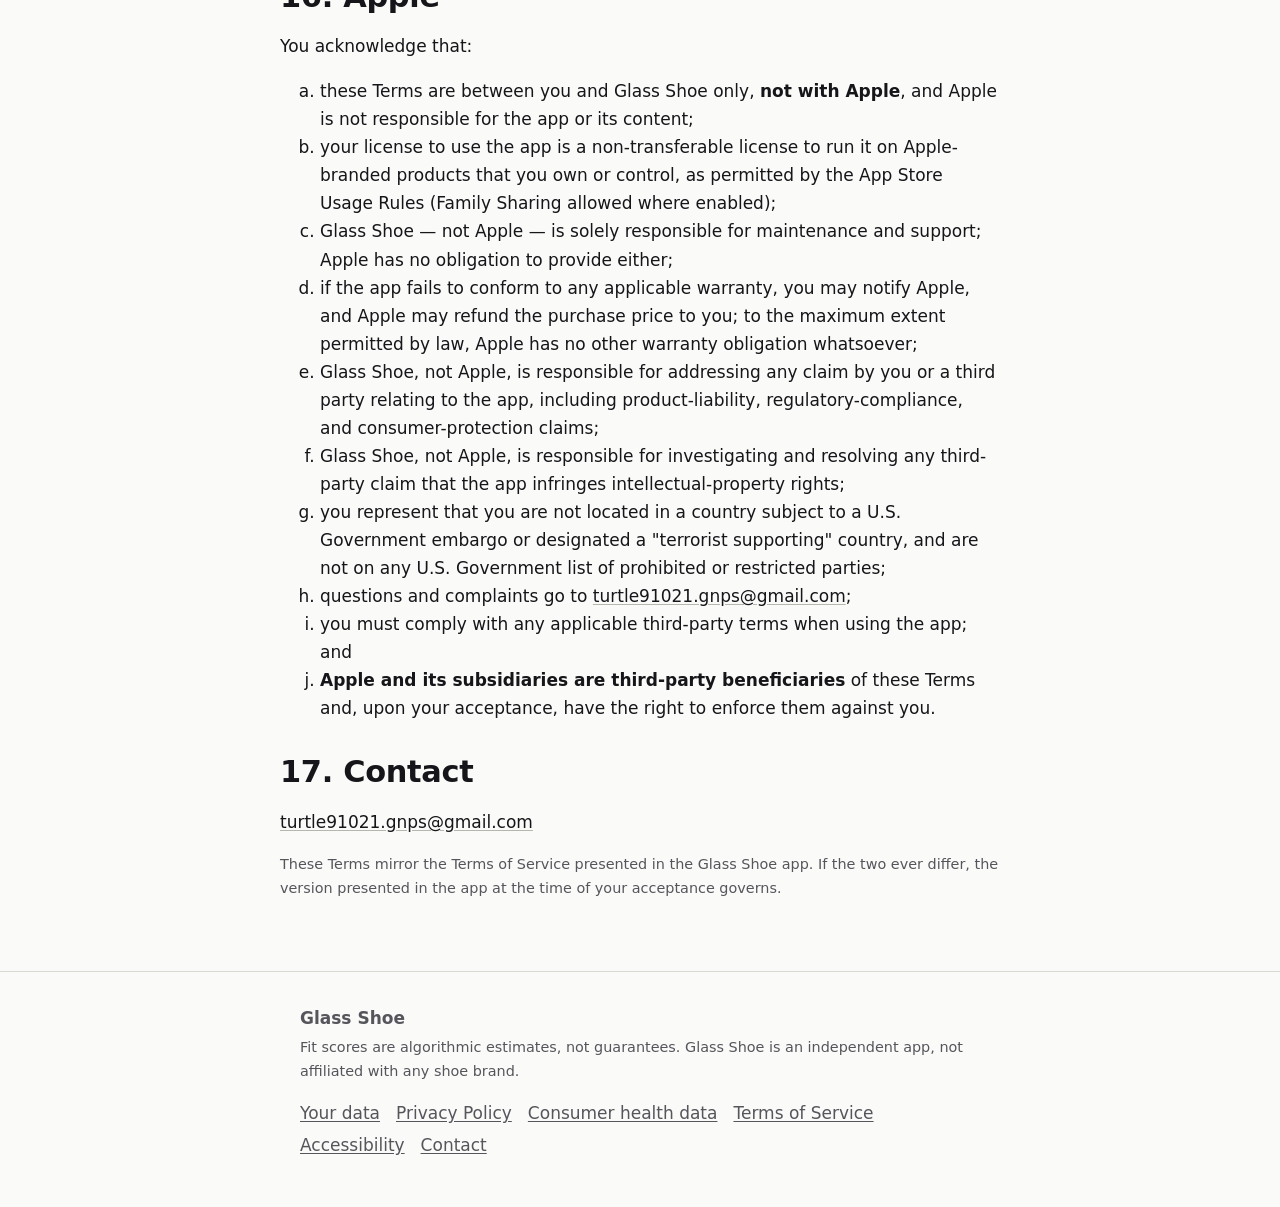
<file: terms.html>
<!DOCTYPE html>
<html lang="en">
<head>
  <meta charset="utf-8">
  <meta name="viewport" content="width=device-width, initial-scale=1">
  <title>Terms of Service — Glass Shoe</title>
  <meta name="description" content="The terms governing your use of Glass Shoe, including an arbitration agreement (Section 9) you can opt out of within 30 days.">
  <link rel="stylesheet" href="styles.css">
</head>
<body>
  <a class="skip-link" href="#main">Skip to main content</a>

  <header class="site">
    <div class="nav-inner">
      <a class="brand" href="index.html" aria-label="Glass Shoe home">
        <svg class="mark" width="34" height="23" viewBox="2 17 89 62" role="img" aria-hidden="true" focusable="false">
          <path fill="currentColor" d="M5 60 C6 55.5 10 52.5 16 52 C26 51.2 35 50 44 48 C56 45.3 72 30 84 20 C86 20.5 88 22 88 24 L88 74 C88 75.3 87 76 86 76 L79 76 C78.3 76 78 75.3 78 74 L75.5 52 C70 57 52 70 40 73.5 C28 75.8 18 74.5 12 72 C7 70 5 64 5 60 Z"/>
        </svg>
        Glass Shoe
      </a>
      <nav class="primary" aria-label="Primary">
        <ul>
          <li><a href="index.html">Home</a></li>
          <li><a href="get.html">Get the app</a></li>
          <li><a href="support.html">Support</a></li>
          <li><a href="data-rights.html">Your data</a></li>
          <li><a href="privacy.html">Privacy</a></li>
          <li><a href="terms.html" aria-current="page">Terms</a></li>
          <li><a href="accessibility.html">Accessibility</a></li>
        </ul>
      </nav>
    </div>
  </header>

  <main id="main">
    <section class="section container">
      <div class="prose">
        <h1>Terms of Service</h1>
        <p class="effective">Effective 2026-08-26</p>

        <div class="callout warn">
          <p style="margin:0"><strong>Arbitration notice:</strong> Section 9 contains a binding arbitration
          agreement and a class-action waiver. They affect how disputes between you and Glass Shoe are resolved.
          You may opt out within 30 days — see Section 9.</p>
        </div>

        <h2>1. Acceptance</h2>
        <p>By using Glass Shoe you agree to these Terms and to our <a href="privacy.html">Privacy Policy</a>.</p>

        <h2>2. The service</h2>
        <p>Glass Shoe estimates how shoes fit you from foot measurements you provide (manually or via your device
        camera/LiDAR). Fit ratings and recommended sizes are <strong>algorithmic estimates</strong> computed from
        your measurements and publicly available sizing information about each shoe. They are provided for
        convenience only and are not guarantees of fit, comfort, or suitability. Always use a retailer's return
        policy. See "How fit scores work" in the app under Profile → Privacy &amp; data for what powers the
        estimates and their limitations.</p>

        <h2>3. Eligibility</h2>
        <p>You must be at least 16 years old (or the minimum digital-consent age in your jurisdiction, if
        higher) to use Glass Shoe. Some features may require you to be 18+.</p>

        <h2>4. Your content</h2>
        <p>You retain ownership of the content you submit to Glass Shoe, including foot scans, measurements, and fit
        feedback ("User Content"). You grant Glass Shoe a worldwide, non-exclusive, royalty-free, sublicensable, and
        transferable license to host, store, use, reproduce, modify, adapt, aggregate, and display your User
        Content solely in connection with operating, improving, and promoting the service — including using your
        fit feedback in aggregated or de-identified form to improve fit predictions for other users. This license
        ends when you delete your User Content or your account, except (a) for content already aggregated or
        de-identified so it no longer identifies you, and (b) as needed for legal compliance and backups.</p>
        <p>You represent and warrant that: (a) you own or have all rights necessary to submit your User Content
        and grant this license; (b) your User Content is accurate to the best of your knowledge, lawful, and does
        not infringe any third party's intellectual-property, privacy, or publicity rights; and (c) your foot
        scans depict your own feet (or those of someone whose consent you have). Community fit consensus reflects
        the opinions of other users — not statements, advice, or endorsements by Glass Shoe. We may remove or decline
        to display any User Content at our discretion.</p>

        <h2>5. Acceptable use</h2>
        <p>Don't misuse the service, attempt to access others' data, submit false or misleading fit feedback, or
        violate law.</p>

        <h2>6. Purchases, retailers, and commissions</h2>
        <p>Links to third-party retailers open the retailer's own store; your purchase there is with the retailer,
        under the retailer's terms, prices, and return policy — Glass Shoe is not a party to those transactions.
        Glass Shoe may earn an affiliate commission when you buy through retailer links, at no extra cost to you.
        Commissions never influence your fit score or the order of fit-based results. Orders placed directly in the
        app are governed by the order flow's stated terms.</p>

        <h2>6a. Glass Shoe Pro subscription</h2>
        <p>Core features require a paid Glass Shoe Pro auto-renewing subscription (weekly, monthly, or
        yearly), purchased through your Apple ID using Apple's In-App Purchase. The price of each plan is shown in the app
        before you buy and may vary by region. New subscribers may receive a free trial (currently 3 days).
        <strong>If you do not cancel at least 24 hours before the trial ends, the paid subscription starts
        automatically.</strong> Each subscription <strong>renews automatically</strong> for the same period at the
        then-current price, and your Apple ID is charged within 24 hours before each renewal, until you cancel.
        Cancel anytime in <strong>iOS Settings → your name → Subscriptions</strong>; deleting the app does not
        cancel a subscription. Billing, refunds, and payment disputes for subscriptions are handled by Apple under
        Apple's Media Services terms — request refunds at
        <a href="https://reportaproblem.apple.com">reportaproblem.apple.com</a>. If a subscription price increases,
        Apple notifies you in advance and, where required, asks for your consent before the new price applies.
        Except as required by law or granted by Apple, subscription fees are non-refundable and unused trial or
        subscription periods are not exchanged for money.</p>

        <h2>7. Not a medical device; not medical advice</h2>
        <p>Glass Shoe provides general footwear-fit and sizing information for comfort purposes only.
        <strong>It is not a medical device</strong> and does not diagnose, treat, cure, mitigate, or prevent any
        disease or condition. Descriptive outputs such as arch category ("low / medium / high arch") and left-right
        asymmetry are <strong>fit inputs, not findings about your health</strong> — they are not a diagnosis of flat
        feet, overpronation, plantar fasciitis, or anything else, and Glass Shoe does not screen for or detect any
        condition. Measurements and estimates may be inaccurate. If you have foot pain, an injury, diabetes, or any
        other medical concern, consult a podiatrist or physician — do not rely on this app, and never delay or
        disregard professional advice because of something Glass Shoe showed you.</p>

        <h2>8. No warranty; limitation of liability</h2>
        <p><strong>(a) AS-IS.</strong> THE SERVICE IS PROVIDED "AS IS" AND "AS AVAILABLE," WITHOUT WARRANTY OF ANY
        KIND. TO THE MAXIMUM EXTENT PERMITTED BY LAW, GLASS SHOE DISCLAIMS ALL WARRANTIES, WHETHER EXPRESS,
        IMPLIED, OR STATUTORY, INCLUDING THE IMPLIED WARRANTIES OF MERCHANTABILITY, FITNESS FOR A PARTICULAR
        PURPOSE, TITLE, AND NON-INFRINGEMENT. We do not warrant that any measurement or fit estimate is accurate,
        that a recommended size will actually fit, or that the service will be uninterrupted, secure, or
        error-free.</p>
        <p><strong>(b) LIMITATION.</strong> TO THE MAXIMUM EXTENT PERMITTED BY LAW, GLASS SHOE WILL NOT BE LIABLE
        FOR ANY INDIRECT, INCIDENTAL, SPECIAL, CONSEQUENTIAL, OR PUNITIVE DAMAGES, OR FOR LOST PROFITS, LOST DATA,
        OR THE COST OF SUBSTITUTE GOODS — including shoes that do not fit, purchases made using a fit estimate, and
        transactions with third-party retailers. OUR TOTAL AGGREGATE LIABILITY FOR ALL CLAIMS IS LIMITED TO THE
        GREATER OF $100 OR WHAT YOU PAID GLASS SHOE IN THE 12 MONTHS BEFORE THE CLAIM.</p>
        <p><strong>(c) EXCEPTIONS.</strong> Nothing in these Terms limits liability that cannot be limited under
        applicable law — including liability for gross negligence, fraud, willful injury, or death or personal
        injury caused by our negligence. Some states do not allow the exclusion of implied warranties or the
        limitation of incidental or consequential damages, so parts of this Section may not apply to you. In that
        case our liability is limited to the smallest amount the law allows.</p>

        <h2>8a. Indemnification</h2>
        <p>You agree to indemnify, defend, and hold harmless Glass Shoe and its developer from any third-party
        claim, demand, loss, liability, or expense (including reasonable legal fees) arising out of: (a) your
        misuse of the service; (b) content you submit, including foot scans and fit feedback, and your
        representation that you own or have permission to submit it; (c) your breach of these Terms; or (d) your
        violation of any law or of anyone else's rights. This does not apply to anything caused by our own conduct,
        and it does not require you to indemnify us for our own negligence or misconduct. We will tell you promptly
        about any claim we seek indemnity for and let you control the defense, provided you defend it diligently
        and do not settle in a way that admits fault on our behalf or imposes any obligation on us without our
        consent.</p>

        <h2>9. Dispute resolution — binding arbitration and class waiver</h2>
        <ol type="a">
          <li><strong>Informal resolution first.</strong> Before filing any claim, you and Glass Shoe agree to try to
          resolve the dispute informally for 60 days after written notice of the dispute (including your name,
          account email, and a description of the claim) to
          <a href="mailto:turtle91021.gnps@gmail.com">turtle91021.gnps@gmail.com</a>.</li>
          <li><strong>Arbitration.</strong> Any dispute arising out of these Terms or the app that is not resolved
          informally will be resolved by binding individual arbitration administered by the American Arbitration
          Association (AAA) under its Consumer Arbitration Rules and, where applicable, its Mass Arbitration
          Supplementary Rules (adr.org), and not in court — except that (i) either party may bring an individual
          claim in small claims court, and (ii) either party may seek injunctive relief in court for infringement
          or misuse of intellectual property.</li>
          <li><strong>Class waiver.</strong> Class actions, class arbitrations, and representative actions are
          waived; disputes will be arbitrated only on an individual basis. If this class waiver is found
          unenforceable as to a particular claim, that claim (and only that claim) shall proceed in court, not in
          class arbitration. Nothing in this Section waives your right to seek <strong>public injunctive
          relief</strong> where the law provides it; any such claim is severed from arbitration and heard in
          court, and the rest of this Section still applies to your other claims.</li>
          <li><strong>Opt-out.</strong> You may opt out of this arbitration agreement, with no effect on your use
          of the app, by emailing <a href="mailto:turtle91021.gnps@gmail.com">turtle91021.gnps@gmail.com</a> within
          30 days of first accepting these Terms, stating your name and account email.</li>
          <li><strong>Fees.</strong> AAA consumer fee schedules apply; Glass Shoe pays all arbitration fees beyond your
          consumer filing fee.</li>
          <li>The Federal Arbitration Act governs this Section. Applicable limitation periods are tolled while
          informal resolution or any AAA batching process is pending. If any part of this Section other than the
          class waiver is unenforceable, it shall be severed and the remainder enforced.</li>
        </ol>

        <h2>10. Trademarks and third-party content</h2>
        <p>Shoe brand names, model names, logos, and product images belong to their respective owners. Glass Shoe uses
        them only to identify the products being rated, compared, or offered. Glass Shoe is an independent app — it is
        <strong>not</strong> affiliated with, endorsed by, or sponsored by any shoe brand or retailer shown, and no
        fit rating is a statement by any brand.</p>

        <h2>11. Copyright complaints</h2>
        <p>If you believe content in Glass Shoe infringes your copyright, send a takedown notice with the details
        required by 17 U.S.C. §512(c)(3) to <a href="mailto:turtle91021.gnps@gmail.com">turtle91021.gnps@gmail.com</a>.
        Repeat infringers' accounts may be terminated.</p>

        <h2>12. Changes</h2>
        <p>We may update these Terms; continued use after changes means acceptance. Material changes will be
        re-presented for acceptance.</p>

        <h2>13. Governing law and venue</h2>
        <p><strong>If you live outside the United States</strong>, nothing in these Terms takes away rights you have
        under the mandatory consumer law of the country where you live, and nothing requires you to arbitrate or to
        sue abroad where your local law gives you the right to bring proceedings in your own courts. Section 9
        (arbitration and class waiver) applies only where it is enforceable against you; where it is not, disputes
        go to the courts your local law provides.</p>
        <p>For everyone else, these Terms are governed by the laws of the State of California, without regard to its
        conflict-of-laws rules. For any dispute not subject to arbitration under Section 9 (including small-claims matters and claims
        for public injunctive relief), you and Glass Shoe consent to the exclusive jurisdiction of the state and federal
        courts located in California. Nothing here deprives you of the protection of any mandatory consumer law of
        the state where you live, or of your right to bring a claim in your local small-claims court.</p>

        <h2>14. Termination</h2>
        <p>You may stop using Glass Shoe at any time and delete your account in <strong>Profile → Privacy &amp;
        data</strong>. We may suspend or terminate your access if you materially breach these Terms — for example by
        abusing the service, tampering with the app, or submitting fraudulent fit feedback. If we terminate your
        account without cause and you have an unused prepaid subscription period, ask Apple for a refund at
        <a href="https://reportaproblem.apple.com">reportaproblem.apple.com</a>. Sections 4 (the license you granted,
        as limited there), 8, 8a, 9, 13, and 16 survive termination. You may also close your account at any time,
        for any reason, without giving a reason.</p>

        <h2>15. Accessibility</h2>
        <p>We want Glass Shoe to be usable by everyone, including people who use VoiceOver or other assistive
        technology, and we treat accessibility barriers as bugs. Because the guided camera scan is inherently
        visual, Glass Shoe also offers a manual measurement-entry path that needs no camera at all. If any part of the
        app is not accessible to you, email
        <a href="mailto:turtle91021.gnps@gmail.com">turtle91021.gnps@gmail.com</a> — we will help you complete a
        scan, get your results another way, or refund you. See our
        <a href="accessibility.html">Accessibility Statement</a>.</p>

        <h2>16. Apple</h2>
        <p>You acknowledge that:</p>
        <ol type="a">
          <li>these Terms are between you and Glass Shoe only, <strong>not with Apple</strong>, and Apple is not
          responsible for the app or its content;</li>
          <li>your license to use the app is a non-transferable license to run it on Apple-branded products that you
          own or control, as permitted by the App Store Usage Rules (Family Sharing allowed where enabled);</li>
          <li>Glass Shoe — not Apple — is solely responsible for maintenance and support; Apple has no obligation to
          provide either;</li>
          <li>if the app fails to conform to any applicable warranty, you may notify Apple, and Apple may refund the
          purchase price to you; to the maximum extent permitted by law, Apple has no other warranty obligation
          whatsoever;</li>
          <li>Glass Shoe, not Apple, is responsible for addressing any claim by you or a third party relating to the
          app, including product-liability, regulatory-compliance, and consumer-protection claims;</li>
          <li>Glass Shoe, not Apple, is responsible for investigating and resolving any third-party claim that the app
          infringes intellectual-property rights;</li>
          <li>you represent that you are not located in a country subject to a U.S. Government embargo or designated
          a "terrorist supporting" country, and are not on any U.S. Government list of prohibited or restricted
          parties;</li>
          <li>questions and complaints go to
          <a href="mailto:turtle91021.gnps@gmail.com">turtle91021.gnps@gmail.com</a>;</li>
          <li>you must comply with any applicable third-party terms when using the app; and</li>
          <li><strong>Apple and its subsidiaries are third-party beneficiaries</strong> of these Terms and, upon your
          acceptance, have the right to enforce them against you.</li>
        </ol>

        <h2>17. Contact</h2>
        <p><a href="mailto:turtle91021.gnps@gmail.com">turtle91021.gnps@gmail.com</a></p>

        <p class="muted fineprint">These Terms mirror the Terms of Service presented in the Glass Shoe app. If the two
        ever differ, the version presented in the app at the time of your acceptance governs.</p>
      </div>
    </section>
  </main>

  <footer class="site">
    <div class="container foot-inner">
      <div>
        <p style="margin:0 0 0.25rem"><strong>Glass Shoe</strong></p>
        <p class="fineprint" style="margin:0">Fit scores are algorithmic estimates, not guarantees. Glass Shoe is an independent app, not affiliated with any shoe brand.</p>
      </div>
      <nav aria-label="Footer">
        <ul>
          <li><a href="data-rights.html">Your data</a></li>
          <li><a href="privacy.html">Privacy Policy</a></li>
          <li><a href="consumer-health-data.html">Consumer health data</a></li>
          <li><a href="terms.html">Terms of Service</a></li>
          <li><a href="accessibility.html">Accessibility</a></li>
          <li><a href="mailto:turtle91021.gnps@gmail.com">Contact</a></li>
        </ul>
      </nav>
    </div>
  </footer>
</body>
</html>
</file>
<file: styles.css>
/* SoleFit website — shared styles.
   Design echoes the app's "Monochrome + Spectrum" system: near-white/ink base with
   small spectrum touches. Colors are WCAG 2.2 AA contrast-checked (>= 4.5:1 for body
   text, >= 3:1 for large text, borders, and focus rings). */

:root {
  color-scheme: light dark;

  --bg: #fafaf8;
  --surface: #ffffff;
  --surface-2: #f1f1ee;
  --ink: #16161a;           /* primary text — ~17:1 on --bg */
  --ink-2: #55555c;         /* secondary text — ~6.5:1 on --bg */
  --ink-3: #6c6c74;         /* tertiary — ~5:1 on --bg */
  --stroke: #d9d9d4;
  --stroke-strong: #b6b6af; /* >= 3:1 for non-text UI borders */
  --accent: #16161a;        /* monochrome ink accent (buttons) */
  --accent-ink: #ffffff;    /* text on accent */
  --focus: #1a47b8;         /* focus ring — ~5.6:1 on --bg, 3:1+ non-text */
  --danger: #b3261e;        /* destructive — ~5.5:1 on --bg */
  --danger-ink: #ffffff;

  /* Small decorative spectrum touches only — never the sole carrier of meaning. */
  --spectrum-1: #e5484d;
  --spectrum-2: #f76b15;
  --spectrum-3: #ffb224;
  --spectrum-4: #46a758;
  --spectrum-5: #3e63dd;
  --spectrum-6: #8e4ec6;

  --radius: 14px;
  --radius-sm: 10px;
  --maxw: 720px;
  --font: system-ui, -apple-system, "Segoe UI", Roboto, Helvetica, Arial, sans-serif;
}

@media (prefers-color-scheme: dark) {
  :root {
    --bg: #0e0e10;
    --surface: #17171a;
    --surface-2: #1f1f23;
    --ink: #f5f5f2;         /* ~16:1 on --bg */
    --ink-2: #b6b6bd;       /* ~9:1 on --bg */
    --ink-3: #98989f;       /* ~6:1 on --bg */
    --stroke: #2c2c31;
    --stroke-strong: #45454c;
    --accent: #f5f5f2;
    --accent-ink: #0e0e10;
    --focus: #8db4ff;       /* light blue — high contrast on dark */
    --danger: #ff6b64;
    --danger-ink: #0e0e10;
  }
}

/* Reset-ish */
*, *::before, *::after { box-sizing: border-box; }
html { -webkit-text-size-adjust: 100%; }
body {
  margin: 0;
  background: var(--bg);
  color: var(--ink);
  font-family: var(--font);
  font-size: 1.0625rem;
  line-height: 1.65;
  /* Support user text-spacing overrides (WCAG 1.4.12) — nothing clips text. */
  overflow-wrap: break-word;
}

img, svg { max-width: 100%; }

/* Skip link (WCAG 2.4.1) */
.skip-link {
  position: absolute;
  left: 0.5rem;
  top: -3rem;
  z-index: 100;
  background: var(--accent);
  color: var(--accent-ink);
  padding: 0.6rem 1rem;
  border-radius: var(--radius-sm);
  text-decoration: none;
  transition: top 0.15s ease;
}
.skip-link:focus { top: 0.5rem; }

/* Visible focus for every interactive element (WCAG 2.4.7 / 1.4.11) */
a:focus-visible,
button:focus-visible,
input:focus-visible,
select:focus-visible,
textarea:focus-visible,
summary:focus-visible {
  outline: 3px solid var(--focus);
  outline-offset: 2px;
  border-radius: 4px;
}

/* Layout */
.container { width: 100%; max-width: var(--maxw); margin: 0 auto; padding: 0 1.25rem; }

header.site {
  border-bottom: 1px solid var(--stroke);
  background: color-mix(in srgb, var(--bg) 86%, transparent);
  position: sticky;
  top: 0;
  backdrop-filter: saturate(1.1) blur(8px);
}
.nav-inner {
  max-width: var(--maxw);
  margin: 0 auto;
  padding: 0.75rem 1.25rem;
  display: flex;
  align-items: center;
  gap: 1rem;
  flex-wrap: wrap;
}
.brand {
  display: inline-flex;
  align-items: center;
  gap: 0.55rem;
  text-decoration: none;
  color: var(--ink);
  font-weight: 700;
  font-size: 1.15rem;
  letter-spacing: -0.01em;
}
.brand .mark { flex: 0 0 auto; }
nav.primary { margin-left: auto; }
nav.primary ul {
  list-style: none;
  display: flex;
  gap: 0.35rem;
  margin: 0;
  padding: 0;
  flex-wrap: wrap;
}
nav.primary a {
  display: inline-block;
  padding: 0.5rem 0.7rem;      /* >= 44px tall touch target with line-height */
  min-height: 44px;
  line-height: 1.9;
  color: var(--ink-2);
  text-decoration: none;
  border-radius: var(--radius-sm);
  font-size: 0.98rem;
}
nav.primary a:hover { color: var(--ink); background: var(--surface-2); }
nav.primary a[aria-current="page"] {
  color: var(--ink);
  font-weight: 600;
  box-shadow: inset 0 -2px 0 var(--spectrum-5);
}

main { display: block; }
.section { padding: 2.5rem 0; }
.section + .section { border-top: 1px solid var(--stroke); }

/* Hero */
.hero { padding: 3.5rem 0 2.5rem; }
.eyebrow {
  text-transform: uppercase;
  letter-spacing: 0.16em;
  font-size: 0.72rem;
  font-weight: 800;
  color: var(--ink-3);
  margin: 0 0 0.75rem;
}
h1 { font-size: clamp(2rem, 6vw, 3rem); line-height: 1.1; letter-spacing: -0.02em; margin: 0 0 0.75rem; }
h2 { font-size: clamp(1.4rem, 4vw, 1.9rem); line-height: 1.2; letter-spacing: -0.01em; margin: 2rem 0 0.75rem; }
h3 { font-size: 1.2rem; margin: 1.75rem 0 0.5rem; }
.lead { font-size: 1.2rem; color: var(--ink-2); max-width: 42ch; }
.rule { height: 3px; width: 96px; border: 0; border-radius: 3px; margin: 1.25rem 0;
  background: linear-gradient(90deg, var(--spectrum-1), var(--spectrum-3), var(--spectrum-4), var(--spectrum-5), var(--spectrum-6)); }

/* Buttons */
.btn {
  display: inline-flex;
  align-items: center;
  justify-content: center;
  gap: 0.5rem;
  min-height: 48px;
  padding: 0.75rem 1.25rem;
  border-radius: 999px;
  border: 1px solid transparent;
  font: inherit;
  font-weight: 600;
  text-decoration: none;
  cursor: pointer;
}
.btn-primary { background: var(--accent); color: var(--accent-ink); }
.btn-primary:hover { opacity: 0.9; }
.btn-ghost { background: transparent; color: var(--ink); border-color: var(--stroke-strong); }
.btn-ghost:hover { background: var(--surface-2); }
.btn-danger { background: var(--danger); color: var(--danger-ink); }
.btn-danger:hover { opacity: 0.92; }
.btn-row { display: flex; flex-wrap: wrap; gap: 0.75rem; margin-top: 1.5rem; }

/* Links in prose — underlined so link-ness never relies on color alone (WCAG 1.4.1) */
.prose a { color: var(--ink); text-decoration: underline; text-underline-offset: 2px; text-decoration-color: var(--stroke-strong); }
.prose a:hover { text-decoration-color: var(--spectrum-5); }

/* Feature list */
.features { list-style: none; padding: 0; margin: 1.5rem 0 0; display: grid; gap: 0.9rem; }
.features li { display: flex; gap: 0.85rem; align-items: flex-start; }
.features .dot { flex: 0 0 auto; width: 12px; height: 12px; border-radius: 3px; margin-top: 0.5rem; }
.features h3 { margin: 0 0 0.15rem; font-size: 1.05rem; }
.features p { margin: 0; color: var(--ink-2); }

/* Cards */
.card {
  background: var(--surface);
  border: 1px solid var(--stroke);
  border-radius: var(--radius);
  padding: 1.25rem;
}
.card + .card { margin-top: 1rem; }

/* Legal / prose pages */
.prose { max-width: 68ch; }
.prose p, .prose li { color: var(--ink); }
.prose h2 { scroll-margin-top: 5rem; }
.prose .muted { color: var(--ink-2); }
.effective { color: var(--ink-2); font-size: 0.95rem; margin-top: -0.5rem; }
.callout {
  border: 1px solid var(--stroke-strong);
  border-left: 4px solid var(--spectrum-3);
  background: var(--surface-2);
  border-radius: var(--radius-sm);
  padding: 1rem 1.1rem;
  margin: 1.25rem 0;
}
.callout.warn { border-left-color: var(--spectrum-2); }

/* Forms */
form.request { margin-top: 1.5rem; }
.field { margin-bottom: 1.25rem; }
.field label, .field legend { display: block; font-weight: 600; margin-bottom: 0.4rem; }
.field .hint { color: var(--ink-2); font-size: 0.92rem; margin: 0 0 0.5rem; }
.req { color: var(--danger); }
input[type="email"], input[type="text"], textarea, select {
  width: 100%;
  font: inherit;
  color: var(--ink);
  background: var(--surface);
  border: 1px solid var(--stroke-strong);
  border-radius: var(--radius-sm);
  padding: 0.7rem 0.8rem;
  min-height: 48px;
}
textarea { min-height: 8rem; resize: vertical; }
fieldset { border: 1px solid var(--stroke); border-radius: var(--radius-sm); padding: 0.75rem 1rem 1rem; margin: 0; }
.radio { display: flex; align-items: flex-start; gap: 0.6rem; padding: 0.4rem 0; }
.radio input { margin-top: 0.35rem; width: 20px; height: 20px; }
.radio label { font-weight: 500; margin: 0; }
.status {
  margin-top: 1rem;
  padding: 0.9rem 1rem;
  border-radius: var(--radius-sm);
  border: 1px solid var(--stroke-strong);
  background: var(--surface-2);
}
.status:empty { display: none; }

/* Footer */
footer.site { border-top: 1px solid var(--stroke); margin-top: 1rem; padding: 2rem 0 3rem; color: var(--ink-2); }
footer.site .foot-inner { display: flex; flex-wrap: wrap; gap: 1rem 2rem; justify-content: space-between; }
footer.site nav ul { list-style: none; margin: 0; padding: 0; display: flex; flex-wrap: wrap; gap: 0.25rem 1rem; }
footer.site a { color: var(--ink-2); text-decoration: underline; text-underline-offset: 2px; }
footer.site a:hover { color: var(--ink); }
.fineprint { font-size: 0.9rem; margin-top: 1rem; }

.visually-hidden {
  position: absolute !important;
  width: 1px; height: 1px;
  padding: 0; margin: -1px;
  overflow: hidden; clip: rect(0 0 0 0); white-space: nowrap; border: 0;
}

/* Respect reduced-motion (WCAG 2.3.3 / user comfort) */
@media (prefers-reduced-motion: reduce) {
  * { animation-duration: 0.001ms !important; animation-iteration-count: 1 !important;
      transition-duration: 0.001ms !important; scroll-behavior: auto !important; }
}
</file>
